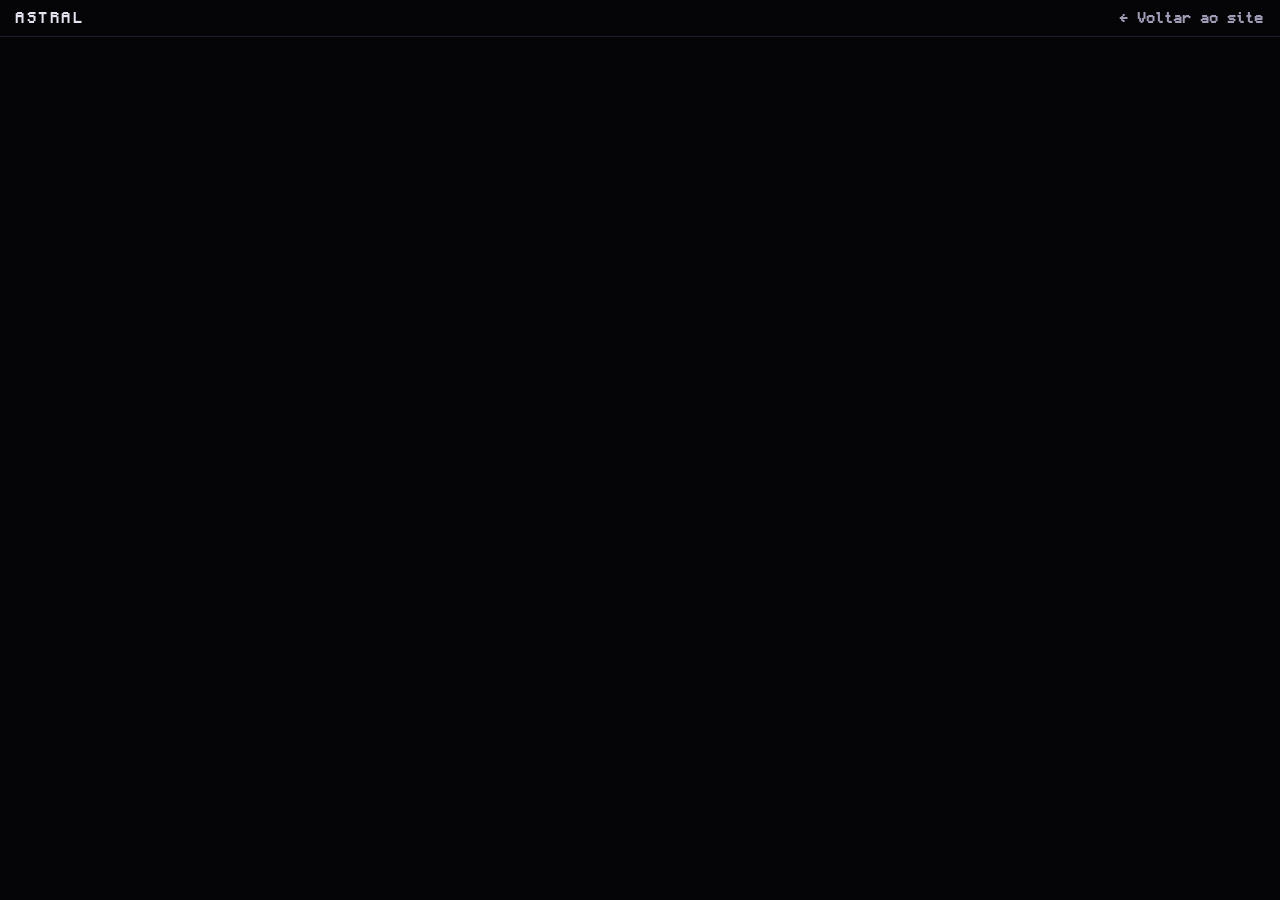
<file: mapa/index.html>
<!doctype html>
<html lang="pt-BR">
<head>
  <meta charset="utf-8" />
  <meta name="viewport" content="width=device-width, initial-scale=1" />
  <meta http-equiv="Content-Security-Policy" content="default-src 'self'; script-src 'none'; frame-src https://astral-mapa.3237049369557647.workers.dev; img-src 'self' data:; style-src 'self' 'unsafe-inline'; font-src 'self'; object-src 'none'; base-uri 'none'; form-action 'none'" />
  <meta name="referrer" content="strict-origin-when-cross-origin" />
  <meta name="theme-color" content="#050508" />
  <title>Mapa — Astral</title>
  <meta name="description" content="Explore o mundo do Astral em um mapa 3D ao vivo." />
  <link rel="icon" href="../favicon.svg" type="image/svg+xml" />
  <style>
    @font-face { font-family: Monocraft; src: url(../fonts/Monocraft-Bold.woff2) format("woff2"); font-display: swap; }
    html, body { height: 100%; margin: 0; background: #050508; }
    body { display: flex; flex-direction: column; }
    header { flex: none; display: flex; align-items: center; justify-content: space-between; gap: 16px; padding: 8px 16px; border-bottom: 1px solid #1d1c2b; font: 13px/1.5 Monocraft, ui-monospace, monospace; }
    a { color: #e6e3f0; text-decoration: none; letter-spacing: .2em; text-transform: uppercase; }
    a + a { color: #a19cb5; letter-spacing: 0; text-transform: none; }
    a:hover { color: #f2c94c; }
    iframe { flex: 1; width: 100%; min-height: 0; border: 0; display: block; }
  </style>
</head>
<body>
  <header>
    <a href="../index.html">Astral</a>
    <a href="../index.html">← Voltar ao site</a>
  </header>
  <iframe src="https://astral-mapa.3237049369557647.workers.dev/" title="Mapa 3D do mundo do Astral" allow="fullscreen" referrerpolicy="no-referrer"></iframe>
</body>
</html>
</file>
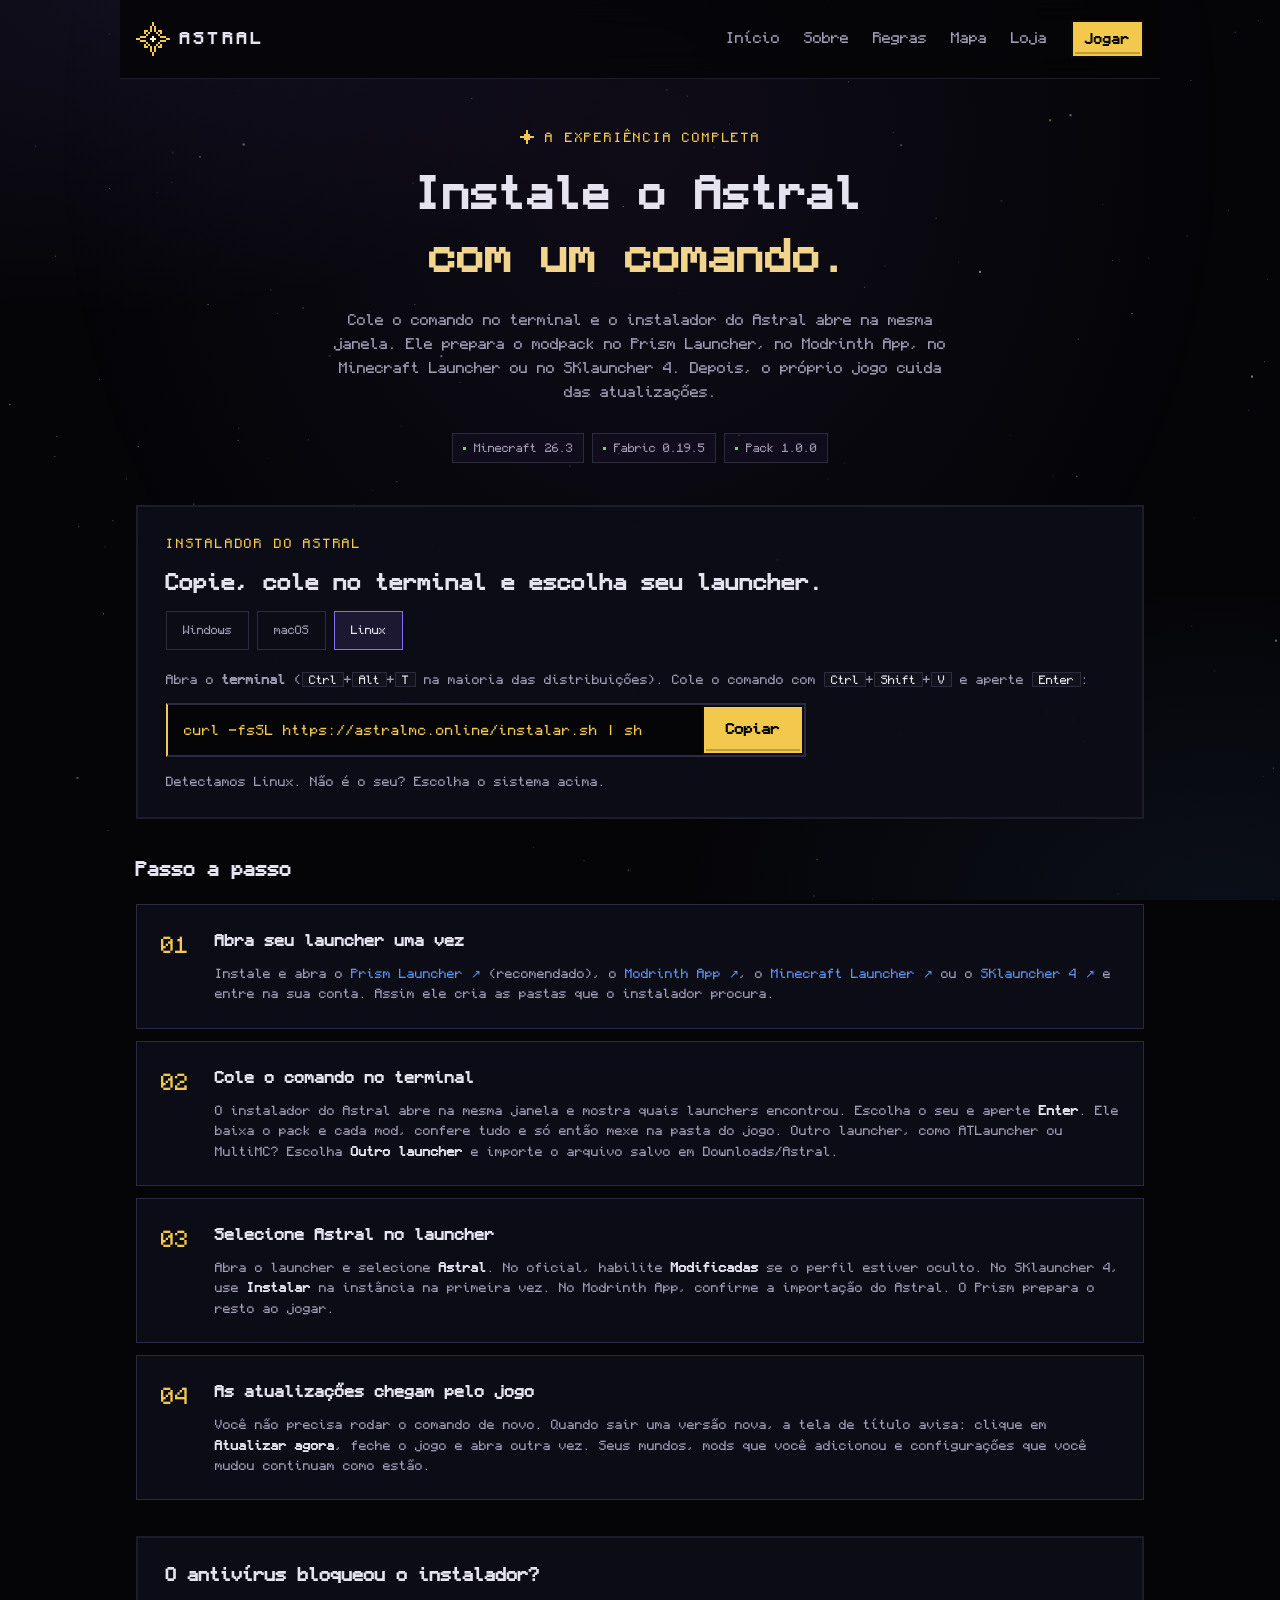
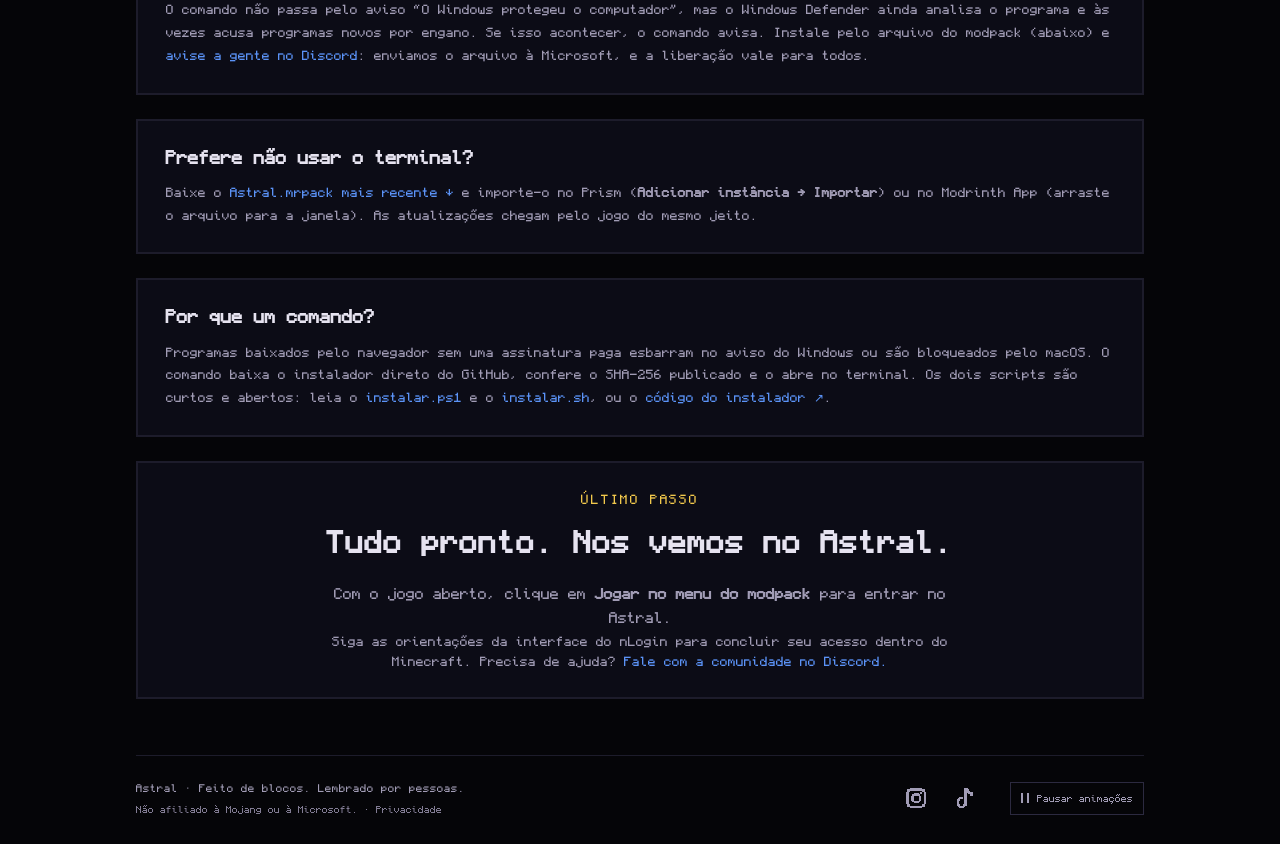
<file: instalar.html>
<!doctype html>
<html lang="pt-BR">
<head>
  <meta charset="utf-8" />
  <meta name="viewport" content="width=device-width, initial-scale=1" />
  <meta http-equiv="Content-Security-Policy" content="default-src 'self'; script-src 'self'; frame-src 'none'; connect-src 'self' https://api.mcsrvstat.us https://raw.githubusercontent.com; img-src 'self' data:; style-src 'self' 'unsafe-inline'; font-src 'self'; object-src 'none'; base-uri 'none'; form-action 'none'" />
  <meta name="referrer" content="strict-origin-when-cross-origin" />
  <meta name="theme-color" content="#050508" />
  <title>Instalar o modpack — Astral</title>
  <meta name="description" content="Instale o modpack do Astral com um comando no terminal, no Windows, macOS ou Linux: Prism Launcher, Modrinth App, Minecraft Launcher ou SKlauncher." />
  <link rel="preload" href="fonts/Monocraft.woff2" as="font" type="font/woff2" crossorigin />
  <link rel="stylesheet" href="style.css?v=29" />
  <link rel="icon" href="favicon.svg" type="image/svg+xml" />
</head>
<body data-page="instalar" data-page-title="Instalar o modpack">
  <a class="skip-link" href="#conteudo">Pular para o conteúdo</a>
  <svg class="sprite" aria-hidden="true">
    <symbol id="star" viewBox="0 0 17 17">
      <path class="star-line" d="M8 0h1v2h-1zM8 15h1v2h-1zM0 8h2v1H0zM15 8h2v1h-2zM7 2h1v3H7zM9 2h1v3H9zM7 12h1v3H7zM9 12h1v3H9zM2 7h3v1H2zM12 7h3v1h-3zM2 9h3v1H2zM12 9h3v1h-3zM4 4h2v1H4zM11 4h2v1h-2zM4 12h2v1H4zM11 12h2v1h-2zM4 5h1v1H4zM12 5h1v1h-1zM4 11h1v1H4zM12 11h1v1h-1zM6 5h1v1H6zM10 5h1v1h-1zM6 11h1v1H6zM10 11h1v1h-1zM5 6h1v1H5zM11 6h1v1h-1zM5 10h1v1H5zM11 10h1v1h-1z" />
      <path class="star-core" d="M8 7h1v1H8zM7 8h3v1H7zM8 9h1v1H8z" />
    </symbol>
  </svg>
  <canvas id="stars" aria-hidden="true"></canvas>

  <header class="nav">
    <a href="index.html" class="logo" aria-label="Astral — Início"><svg class="pixel-star logo-star" aria-hidden="true"><use href="#star" /></svg><span data-name>Astral</span></a>
    <nav id="siteNavigation" aria-label="Navegação principal">
      <a href="index.html">Início</a><a href="sobre.html">Sobre</a><a href="regras.html">Regras</a><a href="mapa/">Mapa</a>
      <a href="loja.html">Loja</a>
    </nav>
    <div class="nav-actions">
      <a href="jogar.html" class="btn btn-small play-button" data-play>Jogar</a>
      <button type="button" class="nav-toggle" id="navToggle" aria-label="Abrir menu" aria-controls="siteNavigation" aria-expanded="false" hidden>
        <svg viewBox="0 0 24 24" aria-hidden="true" focusable="false"><path class="menu-bars" d="M4 5h16v2H4zM4 11h16v2H4zM4 17h16v2H4z"/><path class="menu-cross" d="M5 5h3v3H5zM8 8h3v3H8zM11 11h3v3h-3zM14 14h3v3h-3zM17 17h3v3h-3zM17 5h3v3h-3zM14 8h3v3h-3zM8 14h3v3H8zM5 17h3v3H5z"/></svg>
      </button>
    </div>
  </header>

  <main id="conteudo" tabindex="-1">
    <header class="page-header">
      <p class="eyebrow"><svg class="pixel-icon" aria-hidden="true" focusable="false"><use href="icons.svg#spark" /></svg>A experiência completa</p>
      <h1>Instale o <span data-name>Astral</span><br><span class="text-accent">com um comando.</span></h1>
      <p class="tagline">Cole o comando no terminal e o instalador do Astral abre na mesma janela. Ele prepara o modpack no Prism Launcher, no Modrinth App, no Minecraft Launcher ou no SKlauncher 4. Depois, o próprio jogo cuida das atualizações.</p>
      <ul class="identity-tags" aria-label="Versões do modpack">
        <li>Minecraft <span data-modpack-minecraft>26.3</span></li><li data-modpack-loader>Fabric 0.19.5</li><li>Pack <span data-modpack-version>1.0.0</span></li>
      </ul>
    </header>

    <section class="block installer-card" aria-labelledby="installerTitle">
      <p class="eyebrow">Instalador do Astral</p>
      <h2 id="installerTitle">Copie, cole no terminal e escolha seu launcher.</h2>
      <div class="os-choice" data-os-choice hidden role="group" aria-label="Seu sistema">
        <button type="button" data-os="windows" aria-pressed="false">Windows</button>
        <button type="button" data-os="macos" aria-pressed="false">macOS</button>
        <button type="button" data-os="linux" aria-pressed="false">Linux</button>
      </div>
      <div class="command-panels" data-command-panels>
        <div class="command-panel" data-os-panel="windows">
          <h3 class="command-os">Windows</h3>
          <p class="muted">Abra o <strong>PowerShell</strong>: aperte a tecla <kbd>Windows</kbd>, digite <kbd>PowerShell</kbd> e aperte <kbd>Enter</kbd>. Cole o comando com <kbd>Ctrl</kbd>+<kbd>V</kbd> e aperte <kbd>Enter</kbd>:</p>
          <div class="command" data-command-box><code data-command>irm https://astralmc.online/instalar.ps1 | iex</code><button type="button" class="btn btn-small command-copy" data-copy hidden>Copiar</button></div>
        </div>
        <div class="command-panel" data-os-panel="macos">
          <h3 class="command-os">macOS</h3>
          <p class="muted">Abra o <strong>Terminal</strong>: aperte <kbd>⌘</kbd>+<kbd>Espaço</kbd>, digite <kbd>Terminal</kbd> e aperte <kbd>Enter</kbd>. Cole o comando com <kbd>⌘</kbd>+<kbd>V</kbd> e aperte <kbd>Enter</kbd>:</p>
          <div class="command" data-command-box><code data-command>curl -fsSL https://astralmc.online/instalar.sh | sh</code><button type="button" class="btn btn-small command-copy" data-copy hidden>Copiar</button></div>
        </div>
        <div class="command-panel" data-os-panel="linux">
          <h3 class="command-os">Linux</h3>
          <p class="muted">Abra o <strong>terminal</strong> (<kbd>Ctrl</kbd>+<kbd>Alt</kbd>+<kbd>T</kbd> na maioria das distribuições). Cole o comando com <kbd>Ctrl</kbd>+<kbd>Shift</kbd>+<kbd>V</kbd> e aperte <kbd>Enter</kbd>:</p>
          <div class="command" data-command-box><code data-command>curl -fsSL https://astralmc.online/instalar.sh | sh</code><button type="button" class="btn btn-small command-copy" data-copy hidden>Copiar</button></div>
        </div>
      </div>
      <p class="tiny muted" data-installer-detected></p>
      <div class="installer-next" data-installer-next hidden role="status">
        <p class="eyebrow">Comando copiado</p>
        <p class="muted">Cole no terminal e aperte Enter. O instalador abre na mesma janela: escolha seu launcher com as setas ou o número e aperte Enter de novo.</p>
      </div>
    </section>

    <section class="installation-guide" aria-labelledby="stepsTitle">
      <h2 id="stepsTitle">Passo a passo</h2>
      <ol class="installation-steps">
        <li><div><h3>Abra seu launcher uma vez</h3><p>Instale e abra o <a href="https://prismlauncher.org/download/" target="_blank" rel="noopener">Prism Launcher ↗</a> (recomendado), o <a href="https://modrinth.com/app" target="_blank" rel="noopener">Modrinth App ↗</a>, o <a href="https://www.minecraft.net/download" target="_blank" rel="noopener">Minecraft Launcher ↗</a> ou o <a href="https://next.skmedix.pl/downloads" target="_blank" rel="noopener">SKlauncher 4 ↗</a> e entre na sua conta. Assim ele cria as pastas que o instalador procura.</p></div></li>
        <li><div><h3>Cole o comando no terminal</h3><p>O instalador do Astral abre na mesma janela e mostra quais launchers encontrou. Escolha o seu e aperte <strong>Enter</strong>. Ele baixa o pack e cada mod, confere tudo e só então mexe na pasta do jogo. Outro launcher, como ATLauncher ou MultiMC? Escolha <strong>Outro launcher</strong> e importe o arquivo salvo em Downloads/Astral.</p></div></li>
        <li><div><h3>Selecione Astral no launcher</h3><p>Abra o launcher e selecione <strong>Astral</strong>. No oficial, habilite <strong>Modificadas</strong> se o perfil estiver oculto. No SKlauncher 4, use <strong>Instalar</strong> na instância na primeira vez. No Modrinth App, confirme a importação do Astral. O Prism prepara o resto ao jogar.</p></div></li>
        <li><div><h3>As atualizações chegam pelo jogo</h3><p>Você não precisa rodar o comando de novo. Quando sair uma versão nova, a tela de título avisa: clique em <strong>Atualizar agora</strong>, feche o jogo e abra outra vez. Seus mundos, mods que você adicionou e configurações que você mudou continuam como estão.</p></div></li>
      </ol>
    </section>

    <section class="block installer-help" id="antivirus" aria-labelledby="antivirusTitle">
      <h2 id="antivirusTitle">O antivírus bloqueou o instalador?</h2>
      <p class="muted">O comando não passa pelo aviso “O Windows protegeu o computador”, mas o Windows Defender ainda analisa o programa e às vezes acusa programas novos por engano. Se isso acontecer, o comando avisa. Instale pelo arquivo do modpack (abaixo) e <a href="#" data-discord hidden target="_blank" rel="noopener">avise a gente no Discord</a>: enviamos o arquivo à Microsoft, e a liberação vale para todos.</p>
    </section>

    <section class="block installer-help" id="sem-terminal" aria-labelledby="noTerminalTitle">
      <h2 id="noTerminalTitle">Prefere não usar o terminal?</h2>
      <p class="muted">Baixe o <a href="https://github.com/dvd-iso/astral-installer/releases" data-pack-latest>Astral.mrpack mais recente ↓</a> e importe-o no Prism (<strong>Adicionar instância → Importar</strong>) ou no Modrinth App (arraste o arquivo para a janela). As atualizações chegam pelo jogo do mesmo jeito.</p>
    </section>

    <section class="block installer-help" aria-labelledby="whyTitle">
      <h2 id="whyTitle">Por que um comando?</h2>
      <p class="muted">Programas baixados pelo navegador sem uma assinatura paga esbarram no aviso do Windows ou são bloqueados pelo macOS. O comando baixa o instalador direto do GitHub, confere o SHA-256 publicado e o abre no terminal. Os dois scripts são curtos e abertos: leia o <a href="instalar.ps1" target="_blank" rel="noopener">instalar.ps1</a> e o <a href="instalar.sh" target="_blank" rel="noopener">instalar.sh</a>, ou o <a href="https://github.com/dvd-iso/astral-installer" target="_blank" rel="noopener">código do instalador ↗</a>.</p>
    </section>

    <section class="block page-cta" aria-labelledby="readyTitle">
      <p class="eyebrow">Último passo</p>
      <h2 id="readyTitle">Tudo pronto. Nos vemos no Astral.</h2>
      <p class="muted">Com o jogo aberto, clique em <strong>Jogar no menu do modpack</strong> para entrar no Astral.</p>
      <p class="tiny muted">Siga as orientações da interface do nLogin para concluir seu acesso dentro do Minecraft. Precisa de ajuda? <a href="#" data-discord hidden target="_blank" rel="noopener">Fale com a comunidade no Discord.</a></p>
    </section>
  </main>

  <footer>
    <div class="footer-meta"><p><span data-name>Astral</span> · Feito de blocos. Lembrado por pessoas.</p><p class="footer-legal">Não afiliado à Mojang ou à Microsoft. · <a href="privacidade.html">Privacidade</a></p></div>
    <div class="footer-social" data-social-links hidden>
      <a href="#" data-social="instagramUrl" hidden target="_blank" rel="noopener" aria-label="Instagram do Astral" title="Instagram"><svg class="pixel-icon" aria-hidden="true" focusable="false"><use href="icons.svg#instagram" /></svg></a>
      <a href="#" data-social="tiktokUrl" hidden target="_blank" rel="noopener" aria-label="TikTok do Astral" title="TikTok"><svg class="pixel-icon" aria-hidden="true" focusable="false"><use href="icons.svg#tiktok" /></svg></a>
    </div>
    <button class="motion-toggle" type="button" data-motion-toggle aria-pressed="false" hidden><span class="motion-icon" aria-hidden="true"></span><span data-motion-label>Pausar animações</span></button>
  </footer>
  <script src="config.js?v=28"></script>
  <script src="app.js?v=24"></script>
</body>
</html>
</file>
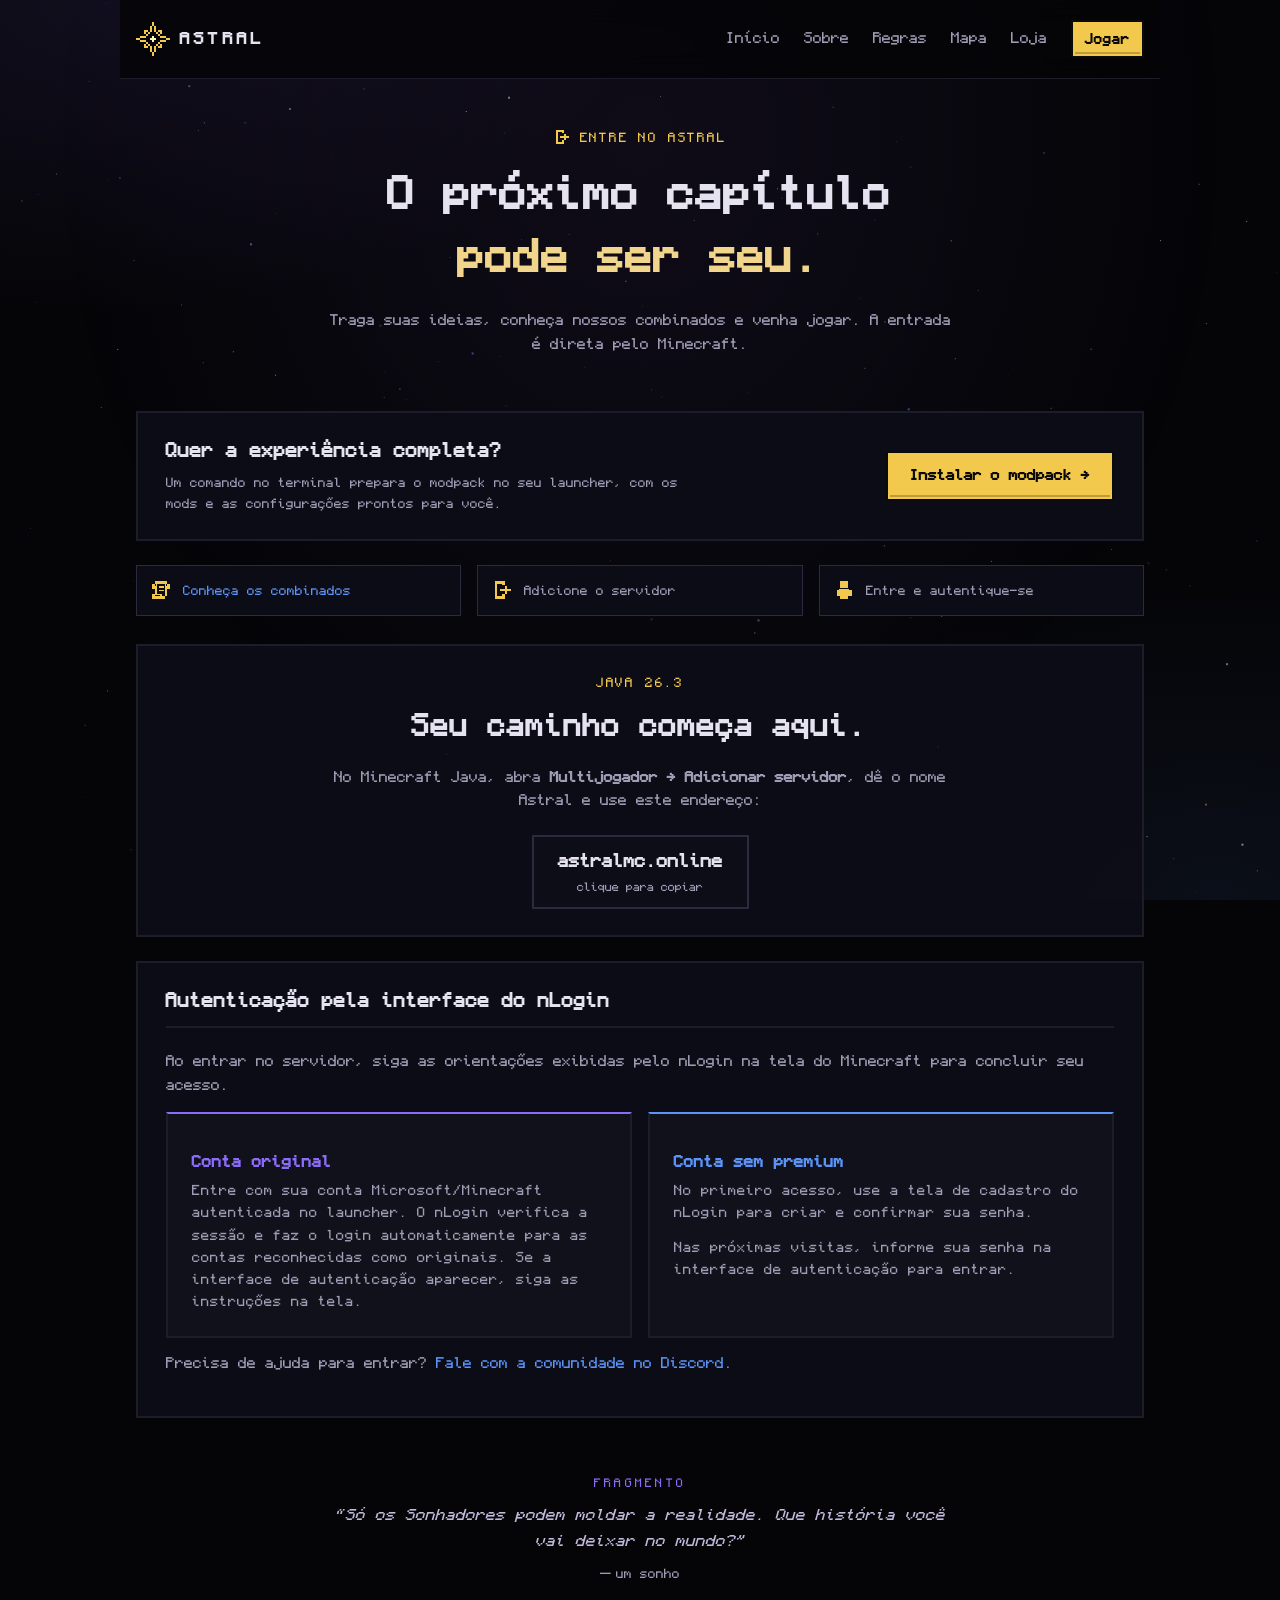
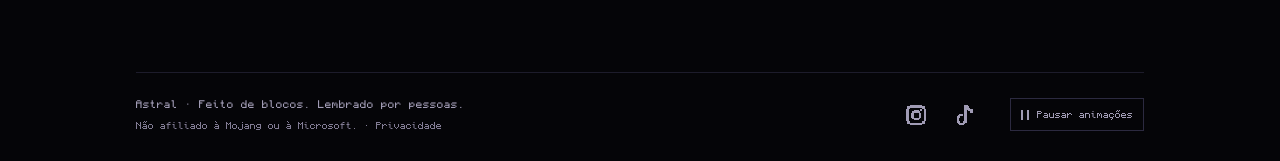
<file: jogar.html>
<!doctype html>
<html lang="pt-BR">
<head>
  <meta charset="utf-8" />
  <meta name="viewport" content="width=device-width, initial-scale=1" />
  <meta http-equiv="Content-Security-Policy" content="default-src 'self'; script-src 'self'; frame-src 'none'; connect-src 'self' https://api.mcsrvstat.us; img-src 'self' data:; style-src 'self' 'unsafe-inline'; font-src 'self'; object-src 'none'; base-uri 'none'; form-action 'none'" />
  <meta name="referrer" content="strict-origin-when-cross-origin" />
  <meta name="theme-color" content="#050508" />
  <title>Como entrar — Astral</title>
  <meta name="description" content="Entre no Astral: endereço, versão do Minecraft Java e orientações de cadastro e autenticação pela interface do nLogin." />
  <link rel="preload" href="fonts/Monocraft.woff2" as="font" type="font/woff2" crossorigin />
  <link rel="stylesheet" href="style.css?v=29" />
  <link rel="icon" href="favicon.svg" type="image/svg+xml" />
</head>
<body data-page="acesso" data-page-title="Como entrar">
  <a class="skip-link" href="#conteudo">Pular para o conteúdo</a>
  <svg class="sprite" aria-hidden="true">
    <symbol id="star" viewBox="0 0 17 17">
      <path class="star-line" d="M8 0h1v2h-1zM8 15h1v2h-1zM0 8h2v1h-2zM15 8h2v1h-2zM7 2h1v3h-1zM9 2h1v3h-1zM7 12h1v3h-1zM9 12h1v3h-1zM2 7h3v1h-3zM12 7h3v1h-3zM2 9h3v1h-3zM12 9h3v1h-3zM4 4h2v1h-2zM11 4h2v1h-2zM4 12h2v1h-2zM11 12h2v1h-2zM4 5h1v1h-1zM12 5h1v1h-1zM4 11h1v1h-1zM12 11h1v1h-1zM6 5h1v1h-1zM10 5h1v1h-1zM6 11h1v1h-1zM10 11h1v1h-1zM5 6h1v1h-1zM11 6h1v1h-1zM5 10h1v1h-1zM11 10h1v1h-1z" />
      <path class="star-core" d="M8 7h1v1h-1zM7 8h3v1h-3zM8 9h1v1h-1z" />
    </symbol>
  </svg>
  <canvas id="stars" aria-hidden="true"></canvas>

  <header class="nav">
    <a href="index.html" class="logo" aria-label="Astral — Início"><svg class="pixel-star logo-star" aria-hidden="true"><use href="#star" /></svg><span data-name>Astral</span></a>
    <nav id="siteNavigation" aria-label="Navegação principal">
      <a href="index.html">Início</a><a href="sobre.html">Sobre</a><a href="regras.html">Regras</a><a href="mapa/">Mapa</a>
      <a href="loja.html">Loja</a>
    </nav>
    <div class="nav-actions">
      <a href="jogar.html" class="btn btn-small play-button" data-play>Jogar</a>
      <button type="button" class="nav-toggle" id="navToggle" aria-label="Abrir menu" aria-controls="siteNavigation" aria-expanded="false" hidden>
        <svg viewBox="0 0 24 24" aria-hidden="true" focusable="false"><path class="menu-bars" d="M4 5h16v2H4zM4 11h16v2H4zM4 17h16v2H4z"/><path class="menu-cross" d="M5 5h3v3H5zM8 8h3v3H8zM11 11h3v3h-3zM14 14h3v3h-3zM17 17h3v3h-3zM17 5h3v3h-3zM14 8h3v3h-3zM8 14h3v3H8zM5 17h3v3H5z"/></svg>
      </button>
    </div>
  </header>

  <main id="conteudo" tabindex="-1">
    <header class="page-header">
      <p class="eyebrow"><svg class="pixel-icon" aria-hidden="true" focusable="false"><use href="icons.svg#entrance" /></svg>Entre no Astral</p>
      <h1>O próximo capítulo<br><span class="text-accent">pode ser seu.</span></h1>
      <p class="tagline">Traga suas ideias, conheça nossos combinados e venha jogar. A entrada é direta pelo Minecraft.</p>
    </header>

    <section class="block modpack-invite" aria-labelledby="modpackInviteTitle" data-reveal>
      <div><h2 id="modpackInviteTitle">Quer a experiência completa?</h2><p class="muted">Um comando no terminal prepara o modpack no seu launcher, com os mods e as configurações prontos para você.</p></div>
      <a href="instalar.html" class="btn" data-play>Instalar o modpack <span aria-hidden="true">→</span></a>
    </section>

    <ol class="entry-steps" aria-label="Como começar no Astral" data-reveal>
      <li><svg class="pixel-icon" aria-hidden="true" focusable="false"><use href="icons.svg#scroll" /></svg><a href="regras.html">Conheça os combinados</a></li>
      <li><svg class="pixel-icon" aria-hidden="true" focusable="false"><use href="icons.svg#entrance" /></svg>Adicione o servidor</li>
      <li><svg class="pixel-icon" aria-hidden="true" focusable="false"><use href="icons.svg#player" /></svg>Entre e autentique-se</li>
    </ol>

    <section id="conectar" class="block page-cta" aria-labelledby="connectTitle" tabindex="-1" data-reveal>
      <p class="eyebrow" data-version>Java 26.3</p>
      <h2 id="connectTitle">Seu caminho começa aqui.</h2>
      <p class="muted">No Minecraft Java, abra <strong>Multijogador → Adicionar servidor</strong>, dê o nome Astral e use este endereço:</p>
      <button type="button" class="ip" id="copyIp" data-copy-ip title="Clique para copiar o endereço do servidor"><span id="ipText" data-server-address>astralmc.online</span><small data-copy-hint>clique para copiar</small></button>
    </section>

    <section class="block" aria-labelledby="loginTitle" data-reveal>
      <header class="block-head"><h2 id="loginTitle">Autenticação pela interface do nLogin</h2></header>
      <p class="muted">Ao entrar no servidor, siga as orientações exibidas pelo nLogin na tela do Minecraft para concluir seu acesso.</p>
      <div class="access-grid">
        <article class="feature f-purple">
          <h3>Conta original</h3>
          <p>Entre com sua conta Microsoft/Minecraft autenticada no launcher. O nLogin verifica a sessão e faz o login automaticamente para as contas reconhecidas como originais. Se a interface de autenticação aparecer, siga as instruções na tela.</p>
        </article>
        <article class="feature f-blue">
          <h3>Conta sem premium</h3>
          <p>No primeiro acesso, use a tela de cadastro do nLogin para criar e confirmar sua senha.</p>
          <p>Nas próximas visitas, informe sua senha na interface de autenticação para entrar.</p>
        </article>
      </div>
      <p class="muted">Precisa de ajuda para entrar? <a href="#" data-discord hidden target="_blank" rel="noopener">Fale com a comunidade no Discord.</a></p>
    </section>
    <blockquote class="lore" data-lore="2" data-reveal></blockquote>
  </main>

  <footer>
    <div class="footer-meta"><p><span data-name>Astral</span> · Feito de blocos. Lembrado por pessoas.</p><p class="footer-legal">Não afiliado à Mojang ou à Microsoft. · <a href="privacidade.html">Privacidade</a></p></div>
    <div class="footer-social" data-social-links hidden>
      <a href="#" data-social="instagramUrl" hidden target="_blank" rel="noopener" aria-label="Instagram do Astral" title="Instagram"><svg class="pixel-icon" aria-hidden="true" focusable="false"><use href="icons.svg#instagram" /></svg></a>
      <a href="#" data-social="tiktokUrl" hidden target="_blank" rel="noopener" aria-label="TikTok do Astral" title="TikTok"><svg class="pixel-icon" aria-hidden="true" focusable="false"><use href="icons.svg#tiktok" /></svg></a>
    </div>
    <button class="motion-toggle" type="button" data-motion-toggle aria-pressed="false" hidden><span class="motion-icon" aria-hidden="true"></span><span data-motion-label>Pausar animações</span></button>
  </footer>
  <script src="config.js?v=28"></script>
  <script src="app.js?v=24"></script>
</body>
</html>
</file>
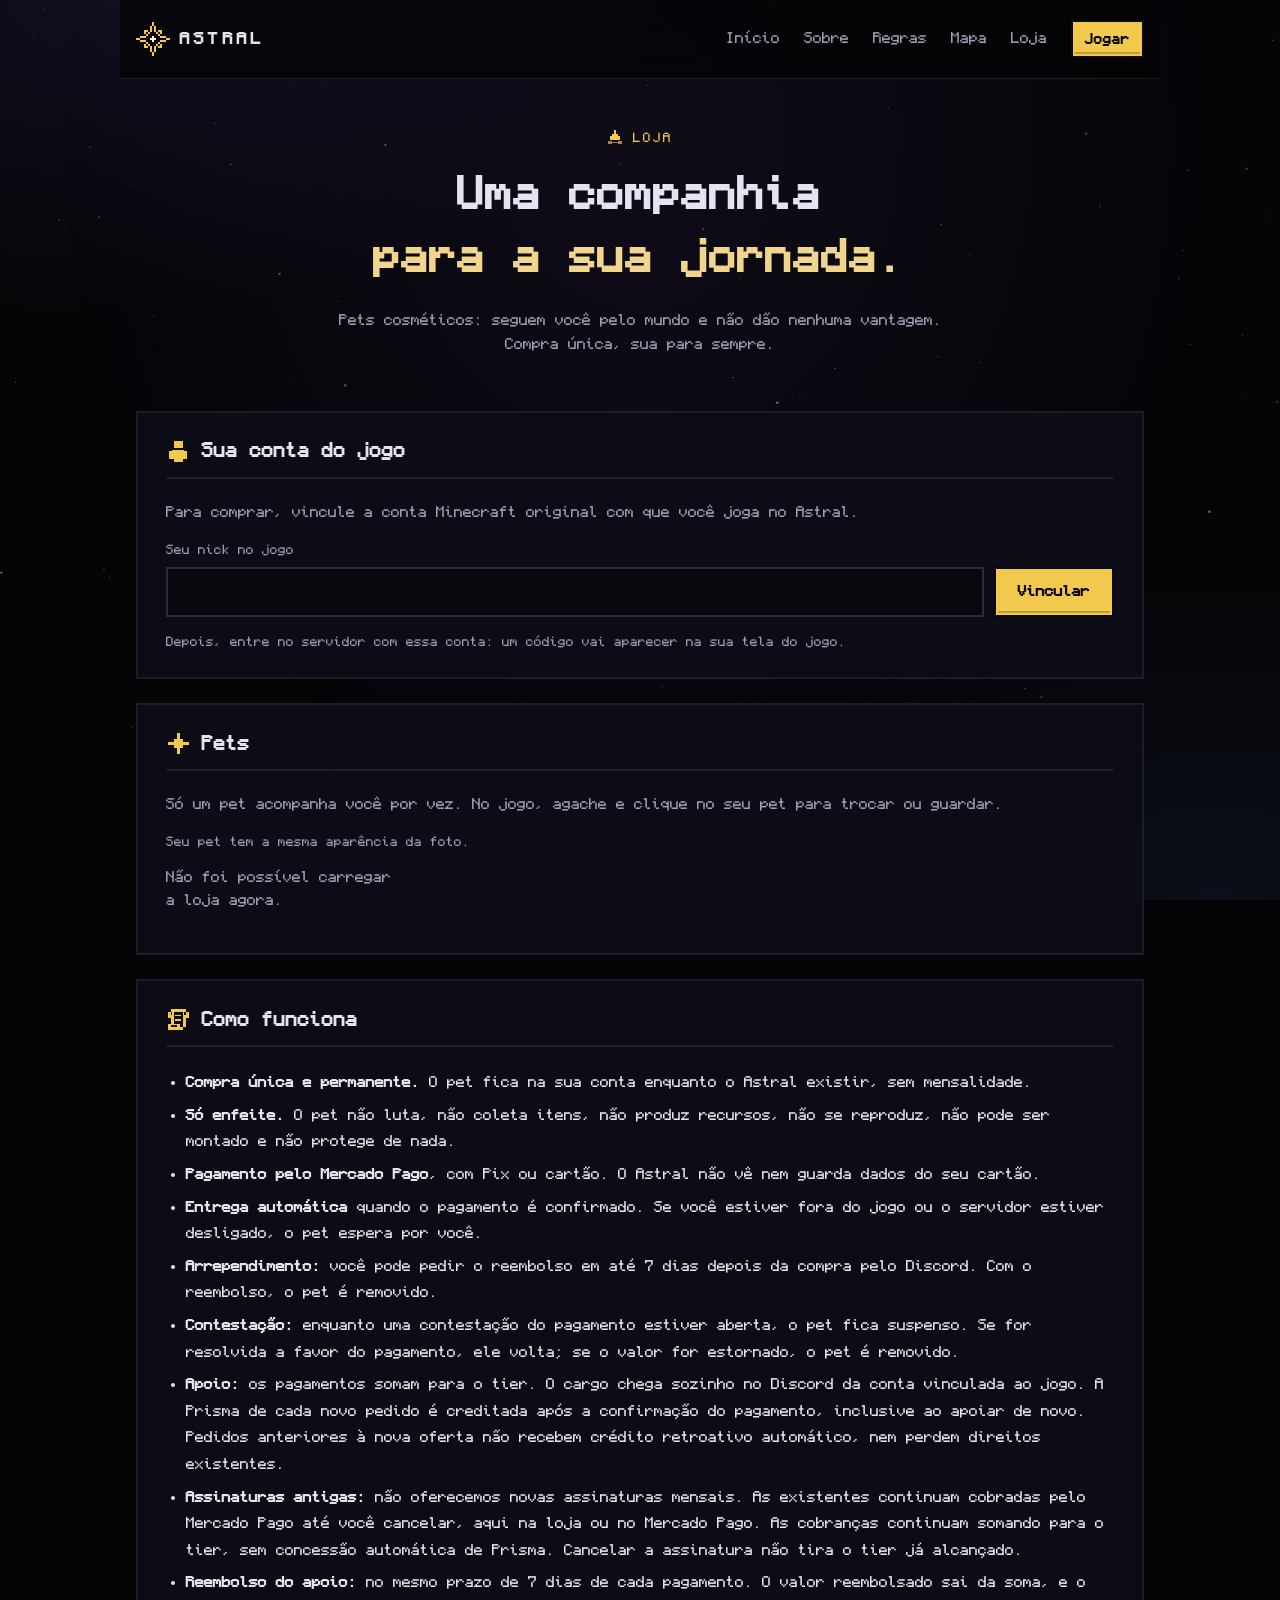
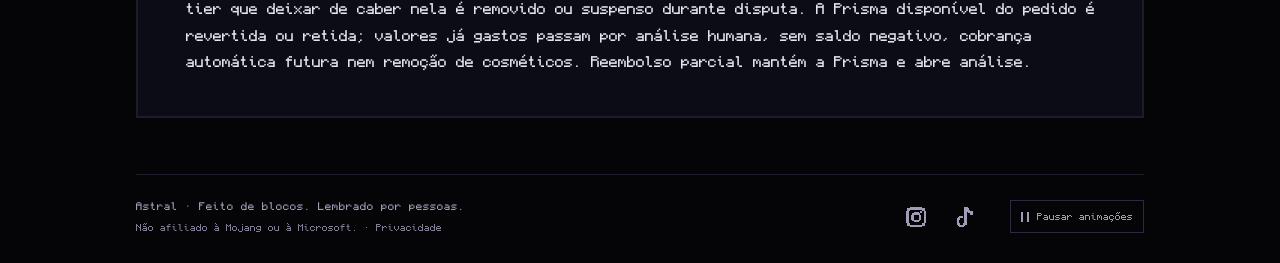
<file: loja.html>
<!doctype html>
<html lang="pt-BR">
<head>
  <meta charset="utf-8" />
  <meta name="viewport" content="width=device-width, initial-scale=1" />
  <!-- connect-src: o Worker astral-loja. Pagamento acontece no site do Mercado Pago (redirecionamento). -->
  <meta http-equiv="Content-Security-Policy" content="default-src 'self'; script-src 'self'; frame-src 'none'; connect-src 'self' https://astral-loja.3237049369557647.workers.dev; img-src 'self' data:; style-src 'self' 'unsafe-inline'; font-src 'self'; object-src 'none'; base-uri 'none'; form-action 'none'" />
  <meta name="referrer" content="strict-origin-when-cross-origin" />
  <meta name="theme-color" content="#050508" />
  <title>Loja — Astral</title>
  <meta name="description" content="Pets cosméticos do Astral: companhia que segue você pelo mundo, sem vantagens no jogo." />
  <link rel="preload" href="fonts/Monocraft.woff2" as="font" type="font/woff2" crossorigin />
  <link rel="stylesheet" href="style.css?v=30" />
  <link rel="icon" href="favicon.svg" type="image/svg+xml" />
</head>
<body data-page="loja" data-page-title="Loja">
  <a class="skip-link" href="#conteudo">Pular para o conteúdo</a>
  <svg class="sprite" aria-hidden="true">
    <symbol id="star" viewBox="0 0 17 17">
      <path class="star-line" d="M8 0h1v2h-1zM8 15h1v2h-1zM0 8h2v1h-2zM15 8h2v1h-2zM7 2h1v3h-1zM9 2h1v3h-1zM7 12h1v3h-1zM9 12h1v3h-1zM2 7h3v1h-3zM12 7h3v1h-3zM2 9h3v1h-3zM12 9h3v1h-3zM4 4h2v1h-2zM11 4h2v1h-2zM4 12h2v1h-2zM11 12h2v1h-2zM4 5h1v1h-1zM12 5h1v1h-1zM4 11h1v1h-1zM12 11h1v1h-1zM6 5h1v1h-1zM10 5h1v1h-1zM6 11h1v1h-1zM10 11h1v1h-1zM5 6h1v1h-1zM11 6h1v1h-1zM5 10h1v1h-1zM11 10h1v1h-1z" />
      <path class="star-core" d="M8 7h1v1h-1zM7 8h3v1h-3zM8 9h1v1h-1z" />
    </symbol>
  </svg>
  <canvas id="stars" aria-hidden="true"></canvas>

  <header class="nav">
    <a href="index.html" class="logo" aria-label="Astral — Início"><svg class="pixel-star logo-star" aria-hidden="true"><use href="#star" /></svg><span data-name>Astral</span></a>
    <nav id="siteNavigation" aria-label="Navegação principal">
      <a href="index.html">Início</a><a href="sobre.html">Sobre</a><a href="regras.html">Regras</a><a href="mapa/">Mapa</a>
      <a href="loja.html">Loja</a>
    </nav>
    <div class="nav-actions">
      <a href="jogar.html" class="btn btn-small play-button" data-play>Jogar</a>
      <button type="button" class="nav-toggle" id="navToggle" aria-label="Abrir menu" aria-controls="siteNavigation" aria-expanded="false" hidden>
        <svg viewBox="0 0 24 24" aria-hidden="true" focusable="false"><path class="menu-bars" d="M4 5h16v2H4zM4 11h16v2H4zM4 17h16v2H4z"/><path class="menu-cross" d="M5 5h3v3H5zM8 8h3v3H8zM11 11h3v3h-3zM14 14h3v3h-3zM17 17h3v3h-3zM17 5h3v3h-3zM14 8h3v3h-3zM8 14h3v3H8zM5 17h3v3H5z"/></svg>
      </button>
    </div>
  </header>

  <main id="conteudo" tabindex="-1">
    <header class="page-header">
      <p class="eyebrow"><svg class="pixel-icon" aria-hidden="true" focusable="false"><use href="icons.svg#campfire" /></svg>Loja</p>
      <h1>Uma companhia<br><span class="text-accent">para a sua jornada.</span></h1>
      <p class="tagline">Pets cosméticos: seguem você pelo mundo e não dão nenhuma vantagem. Compra única, sua para sempre.</p>
    </header>

    <p class="shop-banner" data-shop-mode hidden></p>

    <!-- Andamento de um pedido (volta do Mercado Pago). Só informa: quem libera é a confirmação do pagamento. -->
    <section class="block shop-order" data-shop-order hidden aria-live="polite">
      <header class="block-head"><h2>Seu pedido</h2></header>
      <p data-order-status class="muted">Consultando…</p>
      <p class="tiny muted">Esta página só mostra o andamento. O pet é liberado quando o Mercado Pago confirma o pagamento ao nosso servidor, mesmo que você feche esta aba.</p>
    </section>

    <section class="block shop-account" aria-labelledby="accountTitle" data-reveal>
      <header class="block-head"><h2 id="accountTitle"><svg class="pixel-icon section-icon" aria-hidden="true" focusable="false"><use href="icons.svg#player" /></svg>Sua conta do jogo</h2></header>

      <div data-step="sem-api" hidden>
        <p class="muted">A loja está em preparação. Volte em breve.</p>
      </div>

      <form data-step="nick" hidden class="shop-form" novalidate>
        <p class="muted">Para comprar, vincule a conta Minecraft original com que você joga no Astral.</p>
        <label for="shopNick">Seu nick no jogo</label>
        <div class="shop-row">
          <input id="shopNick" name="nick" autocomplete="username" spellcheck="false" maxlength="16" pattern="[A-Za-z0-9_]{3,16}" required />
          <button class="btn" type="submit">Vincular</button>
        </div>
        <p class="tiny muted">Depois, entre no servidor com essa conta: um código vai aparecer na sua tela do jogo.</p>
      </form>

      <div data-step="aguardando" hidden>
        <p><strong>Entre no servidor Astral</strong> com a conta <strong data-nick></strong>. Uma janela com um código vai aparecer na tela do jogo.</p>
        <p class="tiny muted" data-wait-hint>Aguardando você no jogo… (vale por 10 minutos)</p>
        <button class="text-button" type="button" data-cancel>Usar outro nick</button>
      </div>

      <form data-step="codigo" hidden class="shop-form" novalidate>
        <p>Digite o código que apareceu <strong>na tela do jogo</strong>.</p>
        <label for="shopCode">Código</label>
        <div class="shop-row">
          <input id="shopCode" name="codigo" autocomplete="one-time-code" spellcheck="false" maxlength="7" placeholder="ABC-123" required />
          <button class="btn" type="submit">Confirmar</button>
        </div>
        <button class="text-button" type="button" data-cancel>Cancelar</button>
      </form>

      <div data-step="conta" hidden>
        <p>Conta vinculada: <strong data-account-name></strong></p>
        <p class="tiny muted" data-owned></p>
        <button class="text-button" type="button" data-logout>Sair desta conta</button>
      </div>

      <p class="shop-error" role="alert" data-error hidden></p>
    </section>

    <section class="block" id="apoio" aria-labelledby="apoioTitle" data-apoio-secao hidden>
      <header class="block-head"><h2 id="apoioTitle"><svg class="pixel-icon section-icon" aria-hidden="true" focusable="false"><use href="icons.svg#spark" /></svg>Apoie o Astral</h2></header>
      <p class="muted">Apoie com Pix ou cartão, em pagamento único: Estrela R$ 20 com 200 Prisma, Constelação R$ 50 com 600 Prisma e Galáxia R$ 100 com 1200 Prisma. Cada novo apoio pago concede novamente. Tudo soma para os cargos e o mural; os benefícios de cargo, ícone e acesso incluem os tiers anteriores, mas a Prisma não se soma entre tiers.</p>
      <div class="tier-summary" data-apoio-resumo hidden>
        <p data-apoio-total></p>
        <p data-assinatura hidden><span data-assinatura-texto></span> <button class="text-button" type="button" data-assinatura-cancelar>Cancelar apoio mensal</button></p>
        <label class="tier-check"><input type="checkbox" data-mural checked /> Mostrar meu nick no mural de apoiadores da página inicial</label>
      </div>
      <div class="shop-grid tier-grid" data-apoio></div>
      <p class="tiny muted">No upgrade, você paga só o que falta e recebe a diferença de Prisma entre os tiers: de Estrela para Constelação, R$ 30 e 400 Prisma. Um novo apoio de um tier já alcançado custa o valor inteiro e concede a quantidade inteira novamente. Apoiadores aparecem no mural da página inicial; dá para esconder o nick acima.</p>
    </section>

    <section class="block" aria-labelledby="petsTitle" data-reveal>
      <header class="block-head"><h2 id="petsTitle"><svg class="pixel-icon section-icon" aria-hidden="true" focusable="false"><use href="icons.svg#spark" /></svg>Pets</h2></header>
      <p class="muted">Só um pet acompanha você por vez. No jogo, agache e clique no seu pet para trocar ou guardar.</p>
      <p class="tiny muted">Seu pet tem a mesma aparência da foto.</p>
      <div class="shop-grid" data-catalog><p class="muted">Carregando…</p></div>
    </section>

    <section class="block legal shop-policy" aria-labelledby="policyTitle" data-reveal>
      <header class="block-head"><h2 id="policyTitle"><svg class="pixel-icon section-icon" aria-hidden="true" focusable="false"><use href="icons.svg#scroll" /></svg>Como funciona</h2></header>
      <ul>
        <li><strong>Compra única e permanente.</strong> O pet fica na sua conta enquanto o Astral existir, sem mensalidade.</li>
        <li><strong>Só enfeite.</strong> O pet não luta, não coleta itens, não produz recursos, não se reproduz, não pode ser montado e não protege de nada.</li>
        <li><strong>Pagamento pelo Mercado Pago</strong>, com Pix ou cartão. O Astral não vê nem guarda dados do seu cartão.</li>
        <li><strong>Entrega automática</strong> quando o pagamento é confirmado. Se você estiver fora do jogo ou o servidor estiver desligado, o pet espera por você.</li>
        <li><strong>Arrependimento:</strong> você pode pedir o reembolso em até 7 dias depois da compra pelo Discord. Com o reembolso, o pet é removido.</li>
        <li><strong>Contestação:</strong> enquanto uma contestação do pagamento estiver aberta, o pet fica suspenso. Se for resolvida a favor do pagamento, ele volta; se o valor for estornado, o pet é removido.</li>
        <li><strong>Apoio:</strong> os pagamentos somam para o tier. O cargo chega sozinho no Discord da conta vinculada ao jogo. A Prisma de cada novo pedido é creditada após a confirmação do pagamento, inclusive ao apoiar de novo. Pedidos anteriores à nova oferta não recebem crédito retroativo automático, nem perdem direitos existentes.</li>
        <li><strong>Assinaturas antigas:</strong> não oferecemos novas assinaturas mensais. As existentes continuam cobradas pelo Mercado Pago até você cancelar, aqui na loja ou no Mercado Pago. As cobranças continuam somando para o tier, sem concessão automática de Prisma. Cancelar a assinatura não tira o tier já alcançado.</li>
        <li><strong>Reembolso do apoio:</strong> no mesmo prazo de 7 dias de cada pagamento. O valor reembolsado sai da soma, e o tier que deixar de caber nela é removido ou suspenso durante disputa. A Prisma disponível do pedido é revertida ou retida; valores já gastos passam por análise humana, sem saldo negativo, cobrança automática futura nem remoção de cosméticos. Reembolso parcial mantém a Prisma e abre análise.</li>
      </ul>
    </section>
  </main>

  <footer>
    <div class="footer-meta"><p><span data-name>Astral</span> · Feito de blocos. Lembrado por pessoas.</p><p class="footer-legal">Não afiliado à Mojang ou à Microsoft. · <a href="privacidade.html">Privacidade</a></p></div>
    <div class="footer-social" data-social-links hidden>
      <a href="#" data-social="instagramUrl" hidden target="_blank" rel="noopener" aria-label="Instagram do Astral" title="Instagram"><svg class="pixel-icon" aria-hidden="true" focusable="false"><use href="icons.svg#instagram" /></svg></a>
      <a href="#" data-social="tiktokUrl" hidden target="_blank" rel="noopener" aria-label="TikTok do Astral" title="TikTok"><svg class="pixel-icon" aria-hidden="true" focusable="false"><use href="icons.svg#tiktok" /></svg></a>
    </div>
    <button class="motion-toggle" type="button" data-motion-toggle aria-pressed="false" hidden><span class="motion-icon" aria-hidden="true"></span><span data-motion-label>Pausar animações</span></button>
  </footer>
  <script src="config.js?v=29"></script>
  <script src="app.js?v=24"></script>
  <script src="loja.js?v=8"></script>
</body>
</html>
</file>
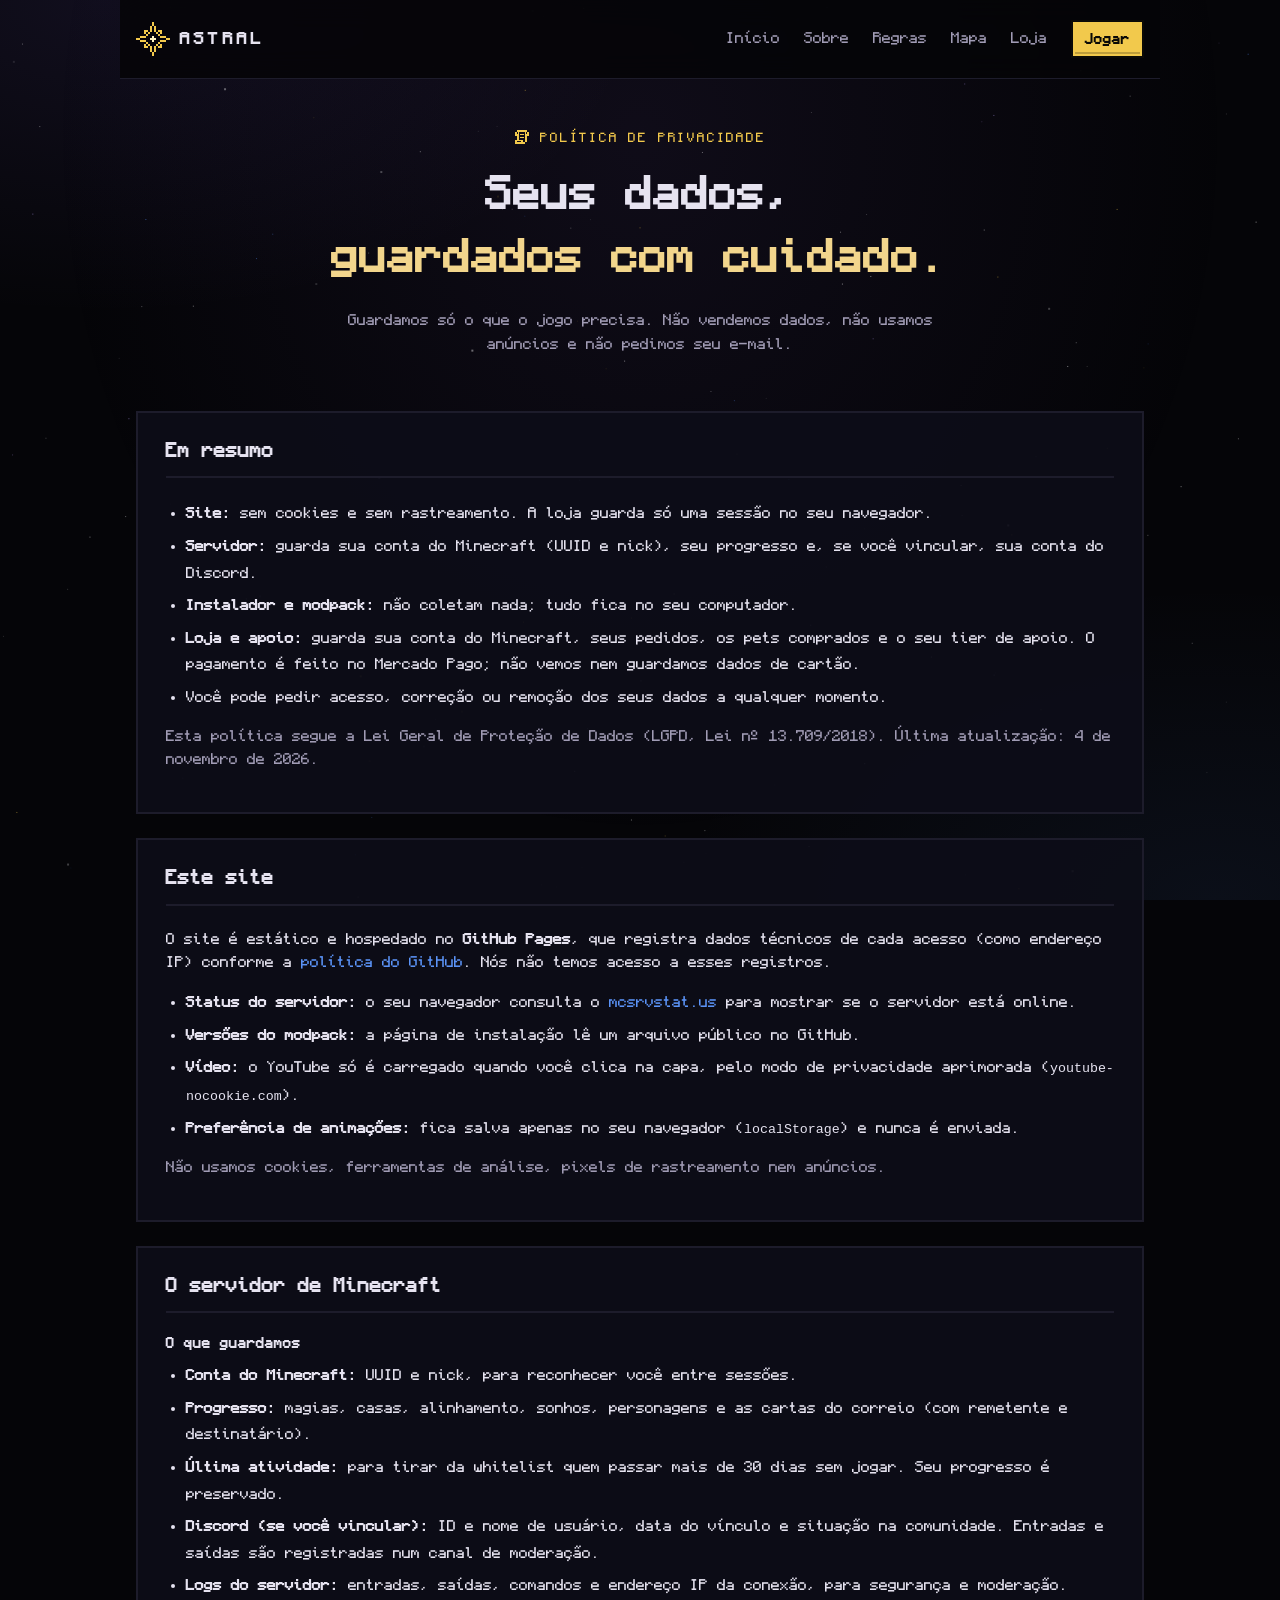
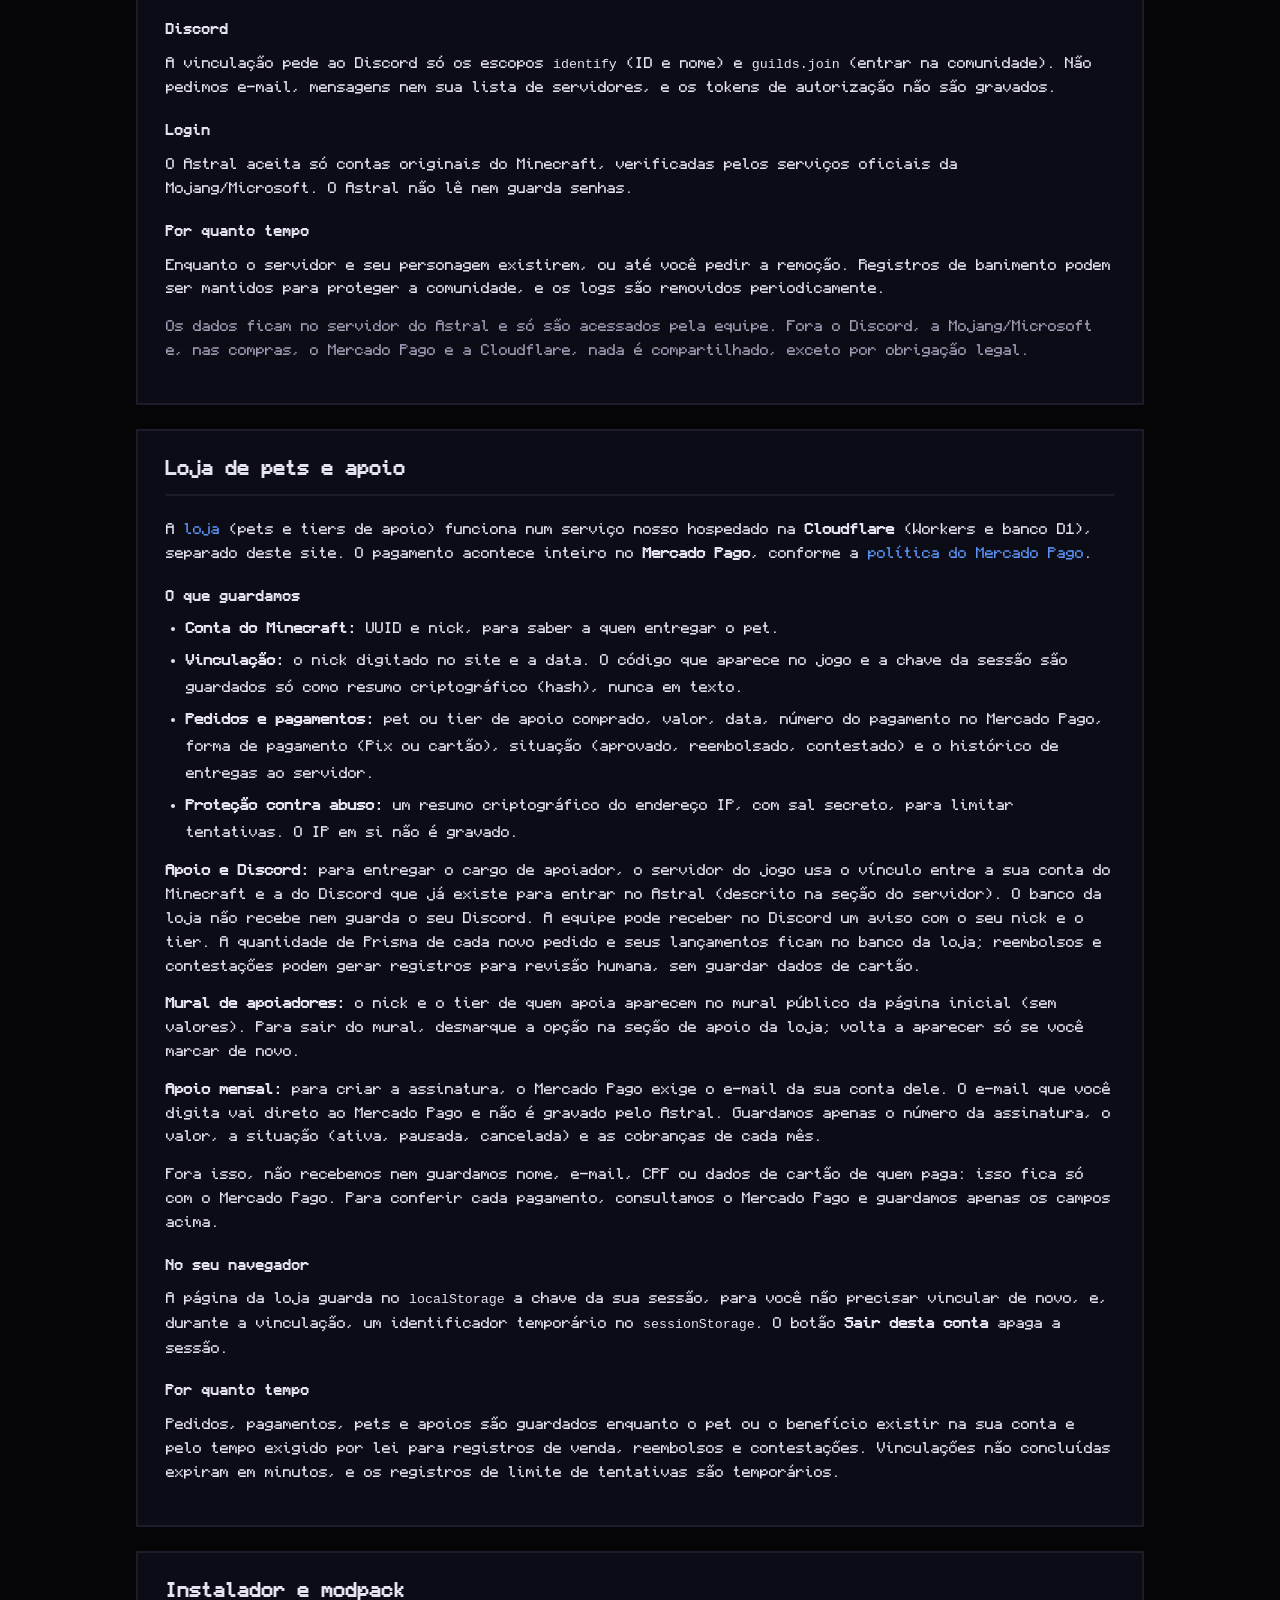
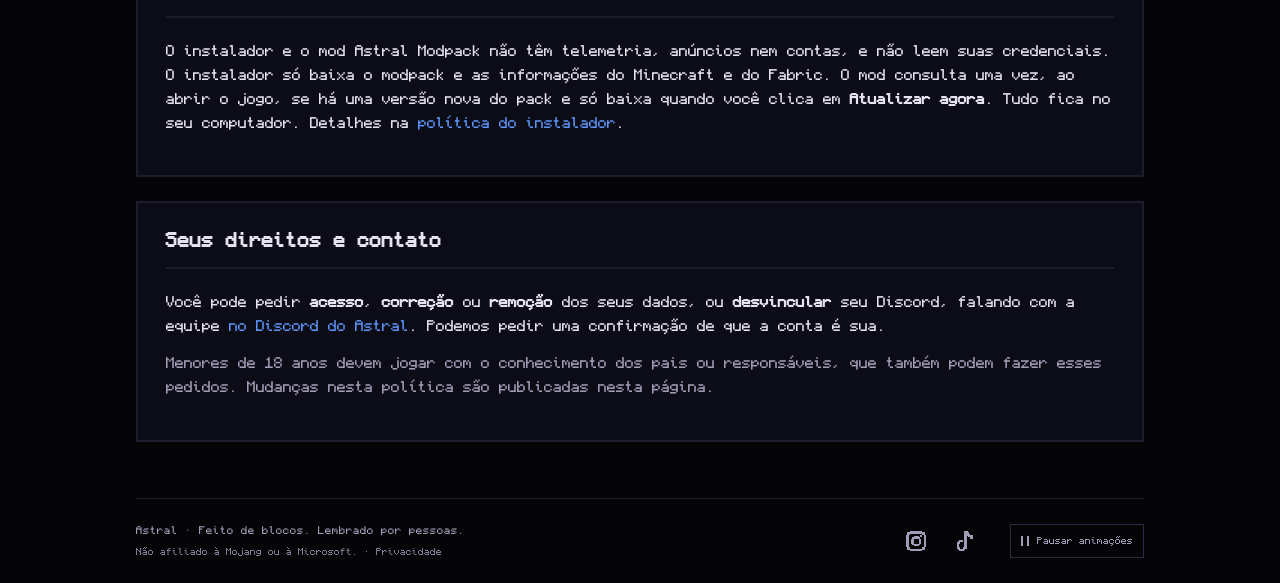
<file: privacidade.html>
<!doctype html>
<html lang="pt-BR">
<head>
  <meta charset="utf-8" />
  <meta name="viewport" content="width=device-width, initial-scale=1" />
  <meta http-equiv="Content-Security-Policy" content="default-src 'self'; script-src 'self'; frame-src 'none'; connect-src 'self' https://api.mcsrvstat.us; img-src 'self' data:; style-src 'self' 'unsafe-inline'; font-src 'self'; object-src 'none'; base-uri 'none'; form-action 'none'" />
  <meta name="referrer" content="strict-origin-when-cross-origin" />
  <meta name="theme-color" content="#050508" />
  <title>Privacidade — Astral</title>
  <meta name="description" content="Política de privacidade do Astral: o que o site, o servidor e o instalador do modpack guardam, para quê e como pedir a remoção dos seus dados." />
  <link rel="preload" href="fonts/Monocraft.woff2" as="font" type="font/woff2" crossorigin />
  <link rel="stylesheet" href="style.css?v=29" />
  <link rel="icon" href="favicon.svg" type="image/svg+xml" />
</head>
<body data-page="privacidade" data-page-title="Privacidade">
  <a class="skip-link" href="#conteudo">Pular para o conteúdo</a>
  <svg class="sprite" aria-hidden="true">
    <symbol id="star" viewBox="0 0 17 17">
      <path class="star-line" d="M8 0h1v2h-1zM8 15h1v2h-1zM0 8h2v1h-2zM15 8h2v1h-2zM7 2h1v3h-1zM9 2h1v3h-1zM7 12h1v3h-1zM9 12h1v3h-1zM2 7h3v1h-3zM12 7h3v1h-3zM2 9h3v1h-3zM12 9h3v1h-3zM4 4h2v1h-2zM11 4h2v1h-2zM4 12h2v1h-2zM11 12h2v1h-2zM4 5h1v1h-1zM12 5h1v1h-1zM4 11h1v1h-1zM12 11h1v1h-1zM6 5h1v1h-1zM10 5h1v1h-1zM6 11h1v1h-1zM10 11h1v1h-1zM5 6h1v1h-1zM11 6h1v1h-1zM5 10h1v1h-1zM11 10h1v1h-1z" />
      <path class="star-core" d="M8 7h1v1h-1zM7 8h3v1h-3zM8 9h1v1h-1z" />
    </symbol>
  </svg>
  <canvas id="stars" aria-hidden="true"></canvas>

  <header class="nav">
    <a href="index.html" class="logo" aria-label="Astral — Início"><svg class="pixel-star logo-star" aria-hidden="true"><use href="#star" /></svg><span data-name>Astral</span></a>
    <nav id="siteNavigation" aria-label="Navegação principal">
      <a href="index.html">Início</a><a href="sobre.html">Sobre</a><a href="regras.html">Regras</a><a href="mapa/">Mapa</a>
      <a href="loja.html">Loja</a>
    </nav>
    <div class="nav-actions">
      <a href="jogar.html" class="btn btn-small play-button" data-play>Jogar</a>
      <button type="button" class="nav-toggle" id="navToggle" aria-label="Abrir menu" aria-controls="siteNavigation" aria-expanded="false" hidden>
        <svg viewBox="0 0 24 24" aria-hidden="true" focusable="false"><path class="menu-bars" d="M4 5h16v2H4zM4 11h16v2H4zM4 17h16v2H4z"/><path class="menu-cross" d="M5 5h3v3H5zM8 8h3v3H8zM11 11h3v3h-3zM14 14h3v3h-3zM17 17h3v3h-3zM17 5h3v3h-3zM14 8h3v3h-3zM8 14h3v3H8zM5 17h3v3H5z"/></svg>
      </button>
    </div>
  </header>

  <main id="conteudo" tabindex="-1">
    <header class="page-header">
      <p class="eyebrow"><svg class="pixel-icon" aria-hidden="true" focusable="false"><use href="icons.svg#scroll" /></svg>Política de privacidade</p>
      <h1>Seus dados,<br><span class="text-accent">guardados com cuidado.</span></h1>
      <p class="tagline">Guardamos só o que o jogo precisa. Não vendemos dados, não usamos anúncios e não pedimos seu e-mail.</p>
    </header>

    <section class="block legal" aria-labelledby="resumoTitle">
      <header class="block-head"><h2 id="resumoTitle">Em resumo</h2></header>
      <ul>
        <li><strong>Site:</strong> sem cookies e sem rastreamento. A loja guarda só uma sessão no seu navegador.</li>
        <li><strong>Servidor:</strong> guarda sua conta do Minecraft (UUID e nick), seu progresso e, se você vincular, sua conta do Discord.</li>
        <li><strong>Instalador e modpack:</strong> não coletam nada; tudo fica no seu computador.</li>
        <li><strong>Loja e apoio:</strong> guarda sua conta do Minecraft, seus pedidos, os pets comprados e o seu tier de apoio. O pagamento é feito no Mercado Pago; não vemos nem guardamos dados de cartão.</li>
        <li>Você pode pedir acesso, correção ou remoção dos seus dados a qualquer momento.</li>
      </ul>
      <p class="muted">Esta política segue a Lei Geral de Proteção de Dados (LGPD, Lei nº 13.709/2018). Última atualização: 4 de novembro de 2026.</p>
    </section>

    <section class="block legal" aria-labelledby="siteTitle">
      <header class="block-head"><h2 id="siteTitle">Este site</h2></header>
      <p>O site é estático e hospedado no <strong>GitHub Pages</strong>, que registra dados técnicos de cada acesso (como endereço IP) conforme a <a href="https://docs.github.com/site-policy/privacy-policies/github-general-privacy-statement" target="_blank" rel="noopener">política do GitHub</a>. Nós não temos acesso a esses registros.</p>
      <ul>
        <li><strong>Status do servidor:</strong> o seu navegador consulta o <a href="https://mcsrvstat.us" target="_blank" rel="noopener">mcsrvstat.us</a> para mostrar se o servidor está online.</li>
        <li><strong>Versões do modpack:</strong> a página de instalação lê um arquivo público no GitHub.</li>
        <li><strong>Vídeo:</strong> o YouTube só é carregado quando você clica na capa, pelo modo de privacidade aprimorada (<code>youtube-nocookie.com</code>).</li>
        <li><strong>Preferência de animações:</strong> fica salva apenas no seu navegador (<code>localStorage</code>) e nunca é enviada.</li>
      </ul>
      <p class="muted">Não usamos cookies, ferramentas de análise, pixels de rastreamento nem anúncios.</p>
    </section>

    <section class="block legal" aria-labelledby="servidorTitle">
      <header class="block-head"><h2 id="servidorTitle">O servidor de Minecraft</h2></header>
      <h3>O que guardamos</h3>
      <ul>
        <li><strong>Conta do Minecraft:</strong> UUID e nick, para reconhecer você entre sessões.</li>
        <li><strong>Progresso:</strong> magias, casas, alinhamento, sonhos, personagens e as cartas do correio (com remetente e destinatário).</li>
        <li><strong>Última atividade:</strong> para tirar da whitelist quem passar mais de 30 dias sem jogar. Seu progresso é preservado.</li>
        <li><strong>Discord (se você vincular):</strong> ID e nome de usuário, data do vínculo e situação na comunidade. Entradas e saídas são registradas num canal de moderação.</li>
        <li><strong>Logs do servidor:</strong> entradas, saídas, comandos e endereço IP da conexão, para segurança e moderação.</li>
      </ul>
      <h3>Discord</h3>
      <p>A vinculação pede ao Discord só os escopos <code>identify</code> (ID e nome) e <code>guilds.join</code> (entrar na comunidade). Não pedimos e-mail, mensagens nem sua lista de servidores, e os tokens de autorização não são gravados.</p>
      <h3>Login</h3>
      <p>O Astral aceita só contas originais do Minecraft, verificadas pelos serviços oficiais da Mojang/Microsoft. O Astral não lê nem guarda senhas.</p>
      <h3>Por quanto tempo</h3>
      <p>Enquanto o servidor e seu personagem existirem, ou até você pedir a remoção. Registros de banimento podem ser mantidos para proteger a comunidade, e os logs são removidos periodicamente.</p>
      <p class="muted">Os dados ficam no servidor do Astral e só são acessados pela equipe. Fora o Discord, a Mojang/Microsoft e, nas compras, o Mercado Pago e a Cloudflare, nada é compartilhado, exceto por obrigação legal.</p>
    </section>

    <section class="block legal" aria-labelledby="lojaTitle">
      <header class="block-head"><h2 id="lojaTitle">Loja de pets e apoio</h2></header>
      <p>A <a href="loja.html">loja</a> (pets e tiers de apoio) funciona num serviço nosso hospedado na <strong>Cloudflare</strong> (Workers e banco D1), separado deste site. O pagamento acontece inteiro no <strong>Mercado Pago</strong>, conforme a <a href="https://www.mercadopago.com.br/privacidade" target="_blank" rel="noopener">política do Mercado Pago</a>.</p>
      <h3>O que guardamos</h3>
      <ul>
        <li><strong>Conta do Minecraft:</strong> UUID e nick, para saber a quem entregar o pet.</li>
        <li><strong>Vinculação:</strong> o nick digitado no site e a data. O código que aparece no jogo e a chave da sessão são guardados só como resumo criptográfico (hash), nunca em texto.</li>
        <li><strong>Pedidos e pagamentos:</strong> pet ou tier de apoio comprado, valor, data, número do pagamento no Mercado Pago, forma de pagamento (Pix ou cartão), situação (aprovado, reembolsado, contestado) e o histórico de entregas ao servidor.</li>
        <li><strong>Proteção contra abuso:</strong> um resumo criptográfico do endereço IP, com sal secreto, para limitar tentativas. O IP em si não é gravado.</li>
      </ul>
      <p><strong>Apoio e Discord:</strong> para entregar o cargo de apoiador, o servidor do jogo usa o vínculo entre a sua conta do Minecraft e a do Discord que já existe para entrar no Astral (descrito na seção do servidor). O banco da loja não recebe nem guarda o seu Discord. A equipe pode receber no Discord um aviso com o seu nick e o tier. A quantidade de Prisma de cada novo pedido e seus lançamentos ficam no banco da loja; reembolsos e contestações podem gerar registros para revisão humana, sem guardar dados de cartão.</p>
      <p><strong>Mural de apoiadores:</strong> o nick e o tier de quem apoia aparecem no mural público da página inicial (sem valores). Para sair do mural, desmarque a opção na seção de apoio da loja; volta a aparecer só se você marcar de novo.</p>
      <p><strong>Apoio mensal:</strong> para criar a assinatura, o Mercado Pago exige o e-mail da sua conta dele. O e-mail que você digita vai direto ao Mercado Pago e não é gravado pelo Astral. Guardamos apenas o número da assinatura, o valor, a situação (ativa, pausada, cancelada) e as cobranças de cada mês.</p>
      <p>Fora isso, não recebemos nem guardamos nome, e-mail, CPF ou dados de cartão de quem paga: isso fica só com o Mercado Pago. Para conferir cada pagamento, consultamos o Mercado Pago e guardamos apenas os campos acima.</p>
      <h3>No seu navegador</h3>
      <p>A página da loja guarda no <code>localStorage</code> a chave da sua sessão, para você não precisar vincular de novo, e, durante a vinculação, um identificador temporário no <code>sessionStorage</code>. O botão <strong>Sair desta conta</strong> apaga a sessão.</p>
      <h3>Por quanto tempo</h3>
      <p>Pedidos, pagamentos, pets e apoios são guardados enquanto o pet ou o benefício existir na sua conta e pelo tempo exigido por lei para registros de venda, reembolsos e contestações. Vinculações não concluídas expiram em minutos, e os registros de limite de tentativas são temporários.</p>
    </section>

    <section class="block legal" aria-labelledby="instaladorTitle">
      <header class="block-head"><h2 id="instaladorTitle">Instalador e modpack</h2></header>
      <p>O instalador e o mod Astral Modpack não têm telemetria, anúncios nem contas, e não leem suas credenciais. O instalador só baixa o modpack e as informações do Minecraft e do Fabric. O mod consulta uma vez, ao abrir o jogo, se há uma versão nova do pack e só baixa quando você clica em <strong>Atualizar agora</strong>. Tudo fica no seu computador. Detalhes na <a href="https://github.com/dvd-iso/astral-installer/blob/main/PRIVACY.md" target="_blank" rel="noopener">política do instalador</a>.</p>
    </section>

    <section class="block legal" aria-labelledby="direitosTitle">
      <header class="block-head"><h2 id="direitosTitle">Seus direitos e contato</h2></header>
      <p>Você pode pedir <strong>acesso</strong>, <strong>correção</strong> ou <strong>remoção</strong> dos seus dados, ou <strong>desvincular</strong> seu Discord, falando com a equipe <a href="https://discord.gg/shrznbFeM" data-discord target="_blank" rel="noopener">no Discord do Astral</a>. Podemos pedir uma confirmação de que a conta é sua.</p>
      <p class="muted">Menores de 18 anos devem jogar com o conhecimento dos pais ou responsáveis, que também podem fazer esses pedidos. Mudanças nesta política são publicadas nesta página.</p>
    </section>
  </main>

  <footer>
    <div class="footer-meta"><p><span data-name>Astral</span> · Feito de blocos. Lembrado por pessoas.</p><p class="footer-legal">Não afiliado à Mojang ou à Microsoft. · <a href="privacidade.html">Privacidade</a></p></div>
    <div class="footer-social" data-social-links hidden>
      <a href="#" data-social="instagramUrl" hidden target="_blank" rel="noopener" aria-label="Instagram do Astral" title="Instagram"><svg class="pixel-icon" aria-hidden="true" focusable="false"><use href="icons.svg#instagram" /></svg></a>
      <a href="#" data-social="tiktokUrl" hidden target="_blank" rel="noopener" aria-label="TikTok do Astral" title="TikTok"><svg class="pixel-icon" aria-hidden="true" focusable="false"><use href="icons.svg#tiktok" /></svg></a>
    </div>
    <button class="motion-toggle" type="button" data-motion-toggle aria-pressed="false" hidden><span class="motion-icon" aria-hidden="true"></span><span data-motion-label>Pausar animações</span></button>
  </footer>
  <script src="config.js?v=28"></script>
  <script src="app.js?v=24"></script>
</body>
</html>
</file>
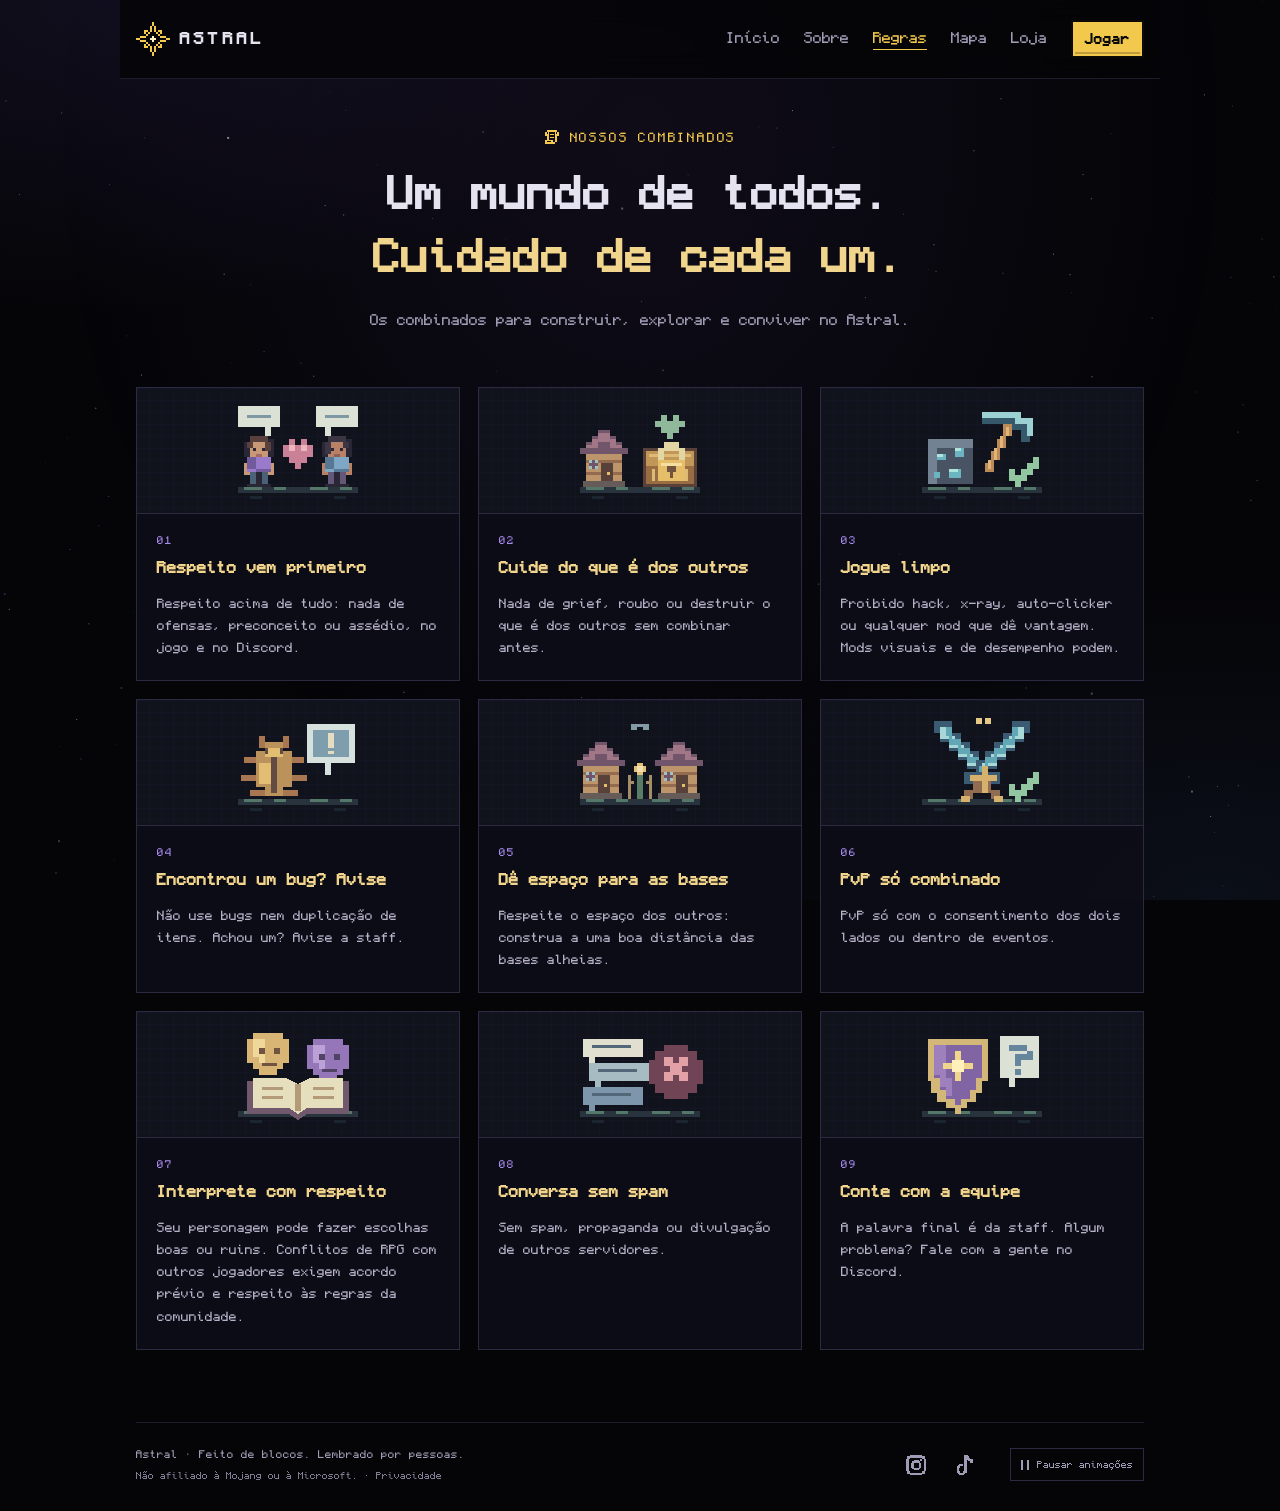
<file: regras.html>
<!doctype html>
<html lang="pt-BR">
<head>
  <meta charset="utf-8" />
  <meta name="viewport" content="width=device-width, initial-scale=1" />
  <meta http-equiv="Content-Security-Policy" content="default-src 'self'; script-src 'self'; frame-src 'none'; connect-src 'self' https://api.mcsrvstat.us; img-src 'self' data:; style-src 'self' 'unsafe-inline'; font-src 'self'; object-src 'none'; base-uri 'none'; form-action 'none'" />
  <meta name="referrer" content="strict-origin-when-cross-origin" />
  <meta name="theme-color" content="#050508" />
  <title>Regras — Astral</title>
  <meta name="description" content="Leia as regras do Astral: convivência, construções, jogo justo e os combinados para conflitos de RPG antes de entrar no mundo." />
  <link rel="preload" href="fonts/Monocraft.woff2" as="font" type="font/woff2" crossorigin />
  <link rel="stylesheet" href="style.css?v=29" />
  <link rel="icon" href="favicon.svg" type="image/svg+xml" />
</head>
<body data-page="regras" data-page-title="Regras">
  <a class="skip-link" href="#conteudo">Pular para o conteúdo</a>
  <svg class="sprite" aria-hidden="true">
    <symbol id="star" viewBox="0 0 17 17">
      <path class="star-line" d="M8 0h1v2h-1zM8 15h1v2h-1zM0 8h2v1h-2zM15 8h2v1h-2zM7 2h1v3h-1zM9 2h1v3h-1zM7 12h1v3h-1zM9 12h1v3h-1zM2 7h3v1h-3zM12 7h3v1h-3zM2 9h3v1h-3zM12 9h3v1h-3zM4 4h2v1h-2zM11 4h2v1h-2zM4 12h2v1h-2zM11 12h2v1h-2zM4 5h1v1h-1zM12 5h1v1h-1zM4 11h1v1h-1zM12 11h1v1h-1zM6 5h1v1h-1zM10 5h1v1h-1zM6 11h1v1h-1zM10 11h1v1h-1zM5 6h1v1h-1zM11 6h1v1h-1zM5 10h1v1h-1zM11 10h1v1h-1z" />
      <path class="star-core" d="M8 7h1v1h-1zM7 8h3v1h-3zM8 9h1v1h-1z" />
    </symbol>
  </svg>

  <canvas id="stars" aria-hidden="true"></canvas>

  <header class="nav">
    <a href="index.html" class="logo" aria-label="Astral — Início">
      <svg class="pixel-star logo-star" aria-hidden="true"><use href="#star" /></svg>
      <span data-name>Astral</span>
    </a>
    <nav id="siteNavigation" aria-label="Navegação principal">
      <a href="index.html">Início</a>
      <a href="sobre.html">Sobre</a>
      <a href="regras.html" aria-current="page">Regras</a>
      <a href="mapa/">Mapa</a>
      <a href="loja.html">Loja</a>
    </nav>
    <div class="nav-actions">
      <a href="jogar.html" class="btn btn-small play-button" data-play>Jogar</a>
      <button type="button" class="nav-toggle" id="navToggle" aria-label="Abrir menu" aria-controls="siteNavigation" aria-expanded="false" hidden>
        <svg viewBox="0 0 24 24" aria-hidden="true" focusable="false"><path class="menu-bars" d="M4 5h16v2H4zM4 11h16v2H4zM4 17h16v2H4z"/><path class="menu-cross" d="M5 5h3v3H5zM8 8h3v3H8zM11 11h3v3h-3zM14 14h3v3h-3zM17 17h3v3h-3zM17 5h3v3h-3zM14 8h3v3h-3zM8 14h3v3H8zM5 17h3v3H5z"/></svg>
      </button>
    </div>
  </header>

  <main id="conteudo" tabindex="-1">
    <header class="page-header">
      <p class="eyebrow"><svg class="pixel-icon" aria-hidden="true" focusable="false"><use href="icons.svg#scroll" /></svg>Nossos combinados</p>
      <h1>Um mundo de todos.<br><span class="text-accent">Cuidado de cada um.</span></h1>
      <p class="tagline">Os combinados para construir, explorar e conviver no Astral.</p>
    </header>

    <section id="regras" class="rules-section" aria-labelledby="rulesTitle">
      <h2 class="sr-only" id="rulesTitle">Regras do servidor</h2>
      <ol class="rules-list" id="rulesList"></ol>
    </section>
  </main>

  <footer>
    <div class="footer-meta"><p><span data-name>Astral</span> · Feito de blocos. Lembrado por pessoas.</p><p class="footer-legal">Não afiliado à Mojang ou à Microsoft. · <a href="privacidade.html">Privacidade</a></p></div>
    <div class="footer-social" data-social-links hidden>
      <a href="#" data-social="instagramUrl" hidden target="_blank" rel="noopener" aria-label="Instagram do Astral" title="Instagram"><svg class="pixel-icon" aria-hidden="true" focusable="false"><use href="icons.svg#instagram" /></svg></a>
      <a href="#" data-social="tiktokUrl" hidden target="_blank" rel="noopener" aria-label="TikTok do Astral" title="TikTok"><svg class="pixel-icon" aria-hidden="true" focusable="false"><use href="icons.svg#tiktok" /></svg></a>
    </div>
    <button class="motion-toggle" type="button" data-motion-toggle aria-pressed="false" hidden><span class="motion-icon" aria-hidden="true"></span><span data-motion-label>Pausar animações</span></button>
  </footer>

  <script src="config.js?v=28"></script>
  <script src="app.js?v=24"></script>
</body>
</html>
</file>
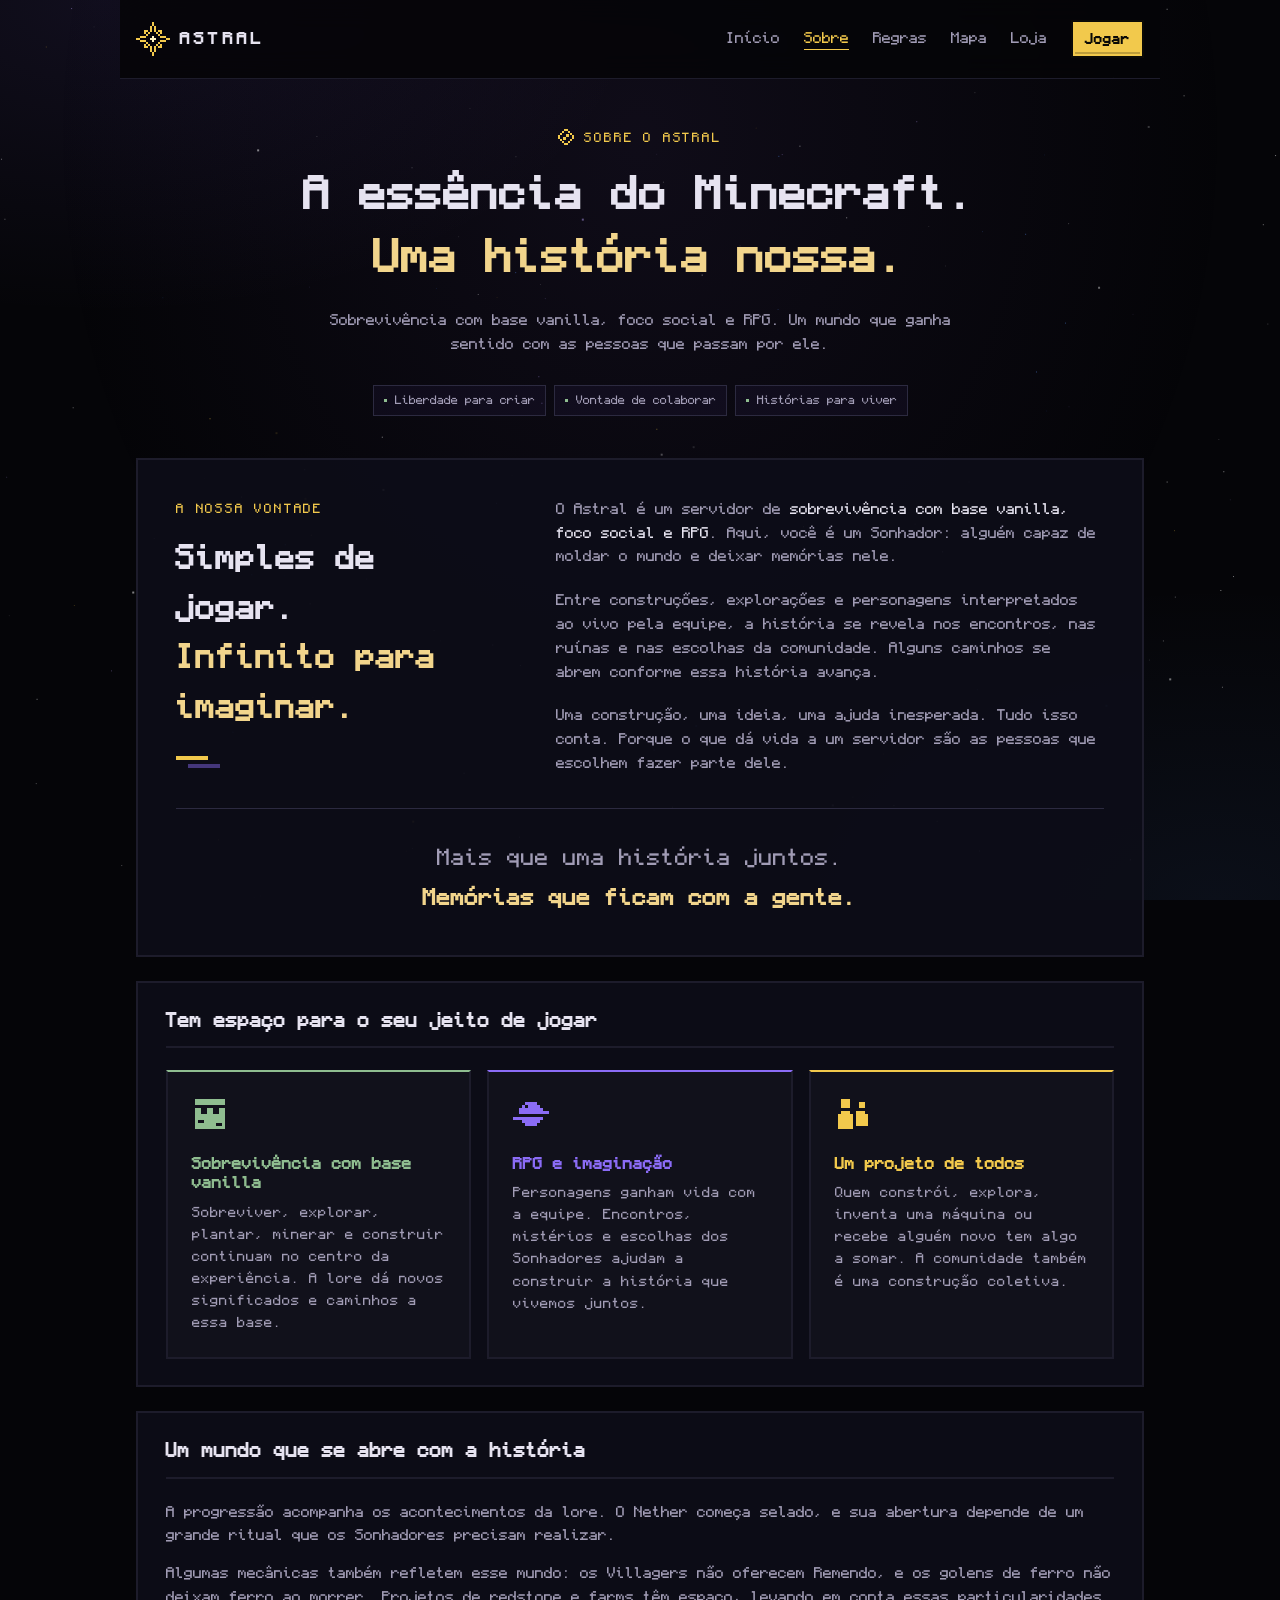
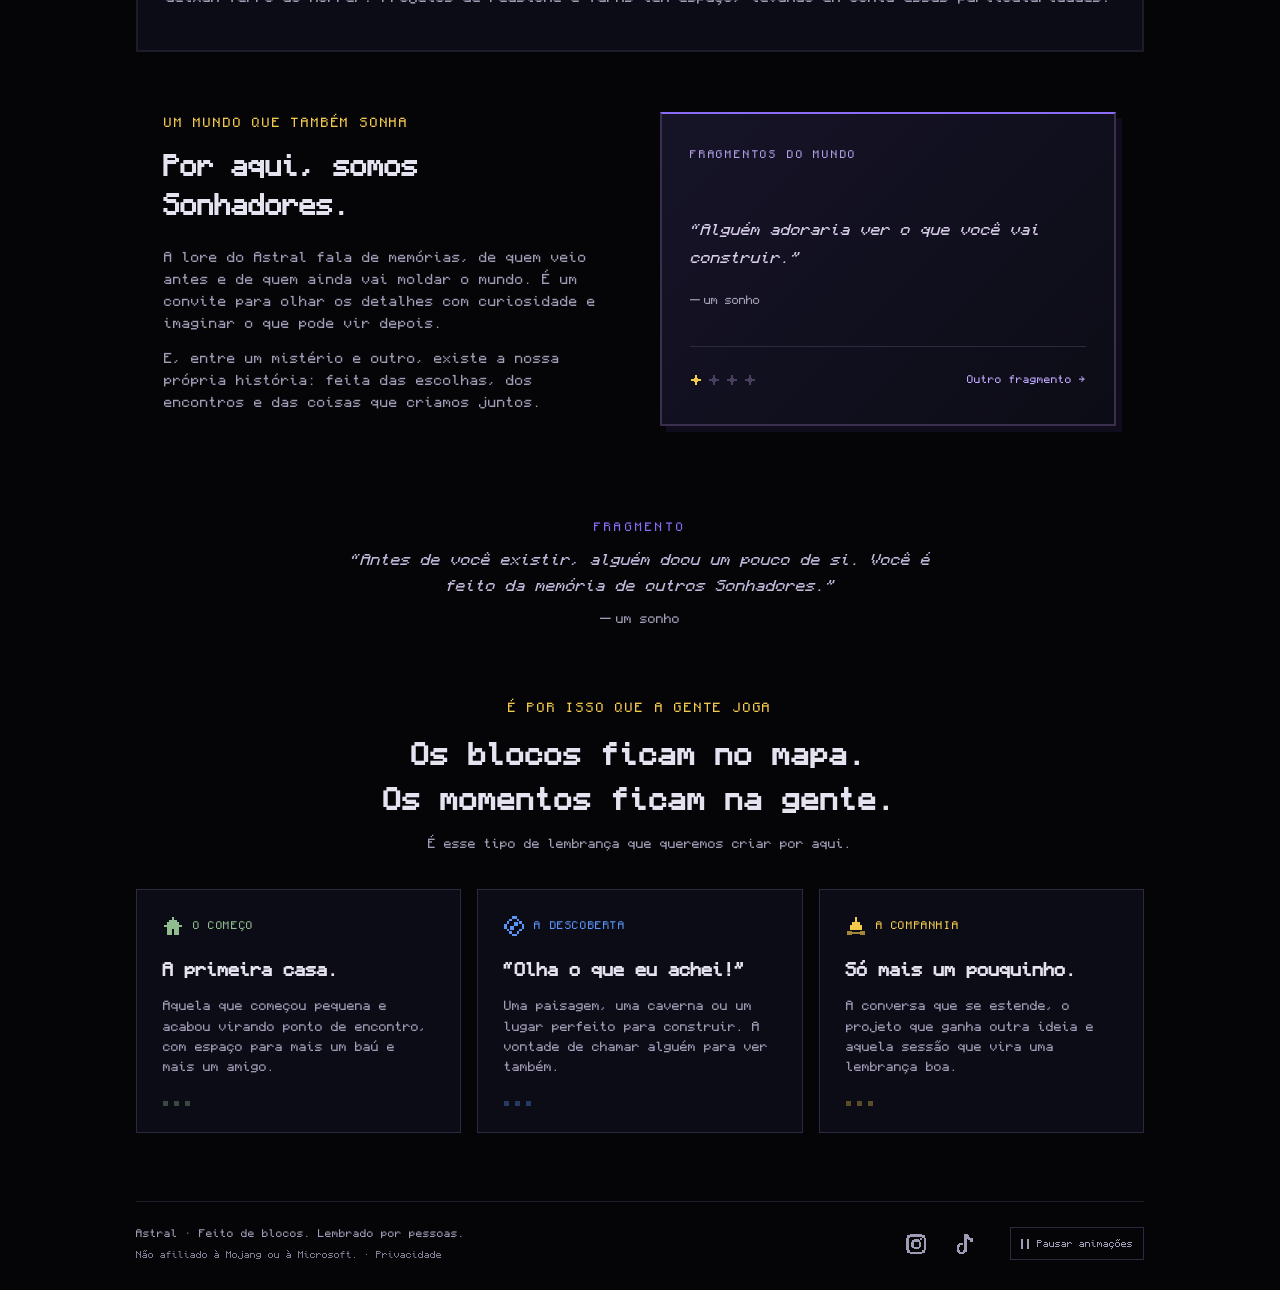
<file: sobre.html>
<!doctype html>
<html lang="pt-BR">
<head>
  <meta charset="utf-8" />
  <meta name="viewport" content="width=device-width, initial-scale=1" />
  <meta http-equiv="Content-Security-Policy" content="default-src 'self'; script-src 'self'; frame-src 'none'; connect-src 'self' https://api.mcsrvstat.us; img-src 'self' data:; style-src 'self' 'unsafe-inline'; font-src 'self'; object-src 'none'; base-uri 'none'; form-action 'none'" />
  <meta name="referrer" content="strict-origin-when-cross-origin" />
  <meta name="theme-color" content="#050508" />
  <title>Sobre — Astral</title>
  <meta name="description" content="Conheça o Astral: sobrevivência com base vanilla, foco social, RPG e progressão narrativa. Um mundo de Sonhadores, escolhas e memórias construídas em comunidade." />
  <link rel="preload" href="fonts/Monocraft.woff2" as="font" type="font/woff2" crossorigin />
  <link rel="stylesheet" href="style.css?v=29" />
  <link rel="icon" href="favicon.svg" type="image/svg+xml" />
</head>
<body data-page="sobre" data-page-title="Sobre">
  <a class="skip-link" href="#conteudo">Pular para o conteúdo</a>
  <svg class="sprite" aria-hidden="true">
    <symbol id="star" viewBox="0 0 17 17">
      <path class="star-line" d="M8 0h1v2h-1zM8 15h1v2h-1zM0 8h2v1h-2zM15 8h2v1h-2zM7 2h1v3h-1zM9 2h1v3h-1zM7 12h1v3h-1zM9 12h1v3h-1zM2 7h3v1h-3zM12 7h3v1h-3zM2 9h3v1h-3zM12 9h3v1h-3zM4 4h2v1h-2zM11 4h2v1h-2zM4 12h2v1h-2zM11 12h2v1h-2zM4 5h1v1h-1zM12 5h1v1h-1zM4 11h1v1h-1zM12 11h1v1h-1zM6 5h1v1h-1zM10 5h1v1h-1zM6 11h1v1h-1zM10 11h1v1h-1zM5 6h1v1h-1zM11 6h1v1h-1zM5 10h1v1h-1zM11 10h1v1h-1z" />
      <path class="star-core" d="M8 7h1v1h-1zM7 8h3v1h-3zM8 9h1v1h-1z" />
    </symbol>
  </svg>
  <canvas id="stars" aria-hidden="true"></canvas>

  <header class="nav">
    <a href="index.html" class="logo" aria-label="Astral — Início"><svg class="pixel-star logo-star" aria-hidden="true"><use href="#star" /></svg><span data-name>Astral</span></a>
    <nav id="siteNavigation" aria-label="Navegação principal">
      <a href="index.html">Início</a><a href="sobre.html" aria-current="page">Sobre</a><a href="regras.html">Regras</a><a href="mapa/">Mapa</a>
      <a href="loja.html">Loja</a>
    </nav>
    <div class="nav-actions">
      <a href="jogar.html" class="btn btn-small play-button" data-play>Jogar</a>
      <button type="button" class="nav-toggle" id="navToggle" aria-label="Abrir menu" aria-controls="siteNavigation" aria-expanded="false" hidden>
        <svg viewBox="0 0 24 24" aria-hidden="true" focusable="false"><path class="menu-bars" d="M4 5h16v2H4zM4 11h16v2H4zM4 17h16v2H4z"/><path class="menu-cross" d="M5 5h3v3H5zM8 8h3v3H8zM11 11h3v3h-3zM14 14h3v3h-3zM17 17h3v3h-3zM17 5h3v3h-3zM14 8h3v3h-3zM8 14h3v3H8zM5 17h3v3H5z"/></svg>
      </button>
    </div>
  </header>

  <main id="conteudo" tabindex="-1">
    <header class="page-header about-header">
      <p class="eyebrow"><svg class="pixel-icon" aria-hidden="true" focusable="false"><use href="icons.svg#compass" /></svg>Sobre o <span data-name>Astral</span></p>
      <h1>A essência do Minecraft.<br><span class="text-accent">Uma história nossa.</span></h1>
      <p class="tagline">Sobrevivência com base vanilla, foco social e RPG. Um mundo que ganha sentido com as pessoas que passam por ele.</p>
      <ul class="identity-tags" aria-label="O que nos move"><li>Liberdade para criar</li><li>Vontade de colaborar</li><li>Histórias para viver</li></ul>
    </header>

    <section class="block manifesto" data-reveal aria-labelledby="visionTitle">
      <div class="manifesto-heading">
        <p class="eyebrow">A nossa vontade</p>
        <h2 id="visionTitle">Simples de jogar.<br><span class="text-accent">Infinito para imaginar.</span></h2>
        <span class="pixel-divider" aria-hidden="true"></span>
      </div>
      <div class="manifesto-copy">
        <p>O <span data-name>Astral</span> é um servidor de <strong>sobrevivência com base vanilla, foco social e RPG</strong>. Aqui, você é um Sonhador: alguém capaz de moldar o mundo e deixar memórias nele.</p>
        <p>Entre construções, explorações e personagens interpretados ao vivo pela equipe, a história se revela nos encontros, nas ruínas e nas escolhas da comunidade. Alguns caminhos se abrem conforme essa história avança.</p>
        <p>Uma construção, uma ideia, uma ajuda inesperada. Tudo isso conta. Porque o que dá vida a um servidor são as pessoas que escolhem fazer parte dele.</p>
      </div>
      <blockquote class="manifesto-quote">Mais que uma história juntos.<br><strong>Memórias que ficam com a gente.</strong></blockquote>
    </section>

    <section class="block" aria-labelledby="aboutTitle" data-reveal>
      <header class="block-head"><h2 id="aboutTitle">Tem espaço para o seu jeito de jogar</h2></header>
      <div class="features">
        <article class="feature f-green" data-reveal>
          <svg class="f-icon" viewBox="0 0 12 12" aria-hidden="true"><path d="M1 3h10v8H1zM1 1h10v3H1zM3 4h2v2H3zM7 4h2v2H7zM2 8h2v1H2zM8 9h2v1H8z"/></svg>
          <h3>Sobrevivência com base vanilla</h3><p>Sobreviver, explorar, plantar, minerar e construir continuam no centro da experiência. A lore dá novos significados e caminhos a essa base.</p>
        </article>
        <article class="feature f-purple" data-reveal>
          <svg class="f-icon" viewBox="0 0 12 12" aria-hidden="true"><path d="M4 2h4v1h1v1h1v4h-1v1h-1v1h-4v-1h-1v-1h-1v-4h1v-1h1zM2 6h8v1h-8zM0 7h2v1h-2zM10 5h2v1h-2zM4 3h1v1h-1z"/></svg>
          <h3>RPG e imaginação</h3><p>Personagens ganham vida com a equipe. Encontros, mistérios e escolhas dos Sonhadores ajudam a construir a história que vivemos juntos.</p>
        </article>
        <article class="feature f-yellow" data-reveal>
          <svg class="f-icon" viewBox="0 0 12 12" aria-hidden="true"><path d="M2 1h3v3H2zM2 5h3v1h1v5H1V6h1zM8 2h2v2H8zM7 5h3v1h1v4H7z"/></svg>
          <h3>Um projeto de todos</h3><p>Quem constrói, explora, inventa uma máquina ou recebe alguém novo tem algo a somar. A comunidade também é uma construção coletiva.</p>
        </article>
      </div>
    </section>

    <section class="block" aria-labelledby="progressionTitle" data-reveal>
      <header class="block-head"><h2 id="progressionTitle">Um mundo que se abre com a história</h2></header>
      <p class="muted">A progressão acompanha os acontecimentos da lore. O Nether começa selado, e sua abertura depende de um grande ritual que os Sonhadores precisam realizar.</p>
      <p class="muted">Algumas mecânicas também refletem esse mundo: os Villagers não oferecem Remendo, e os golens de ferro não deixam ferro ao morrer. Projetos de redstone e farms têm espaço, levando em conta essas particularidades.</p>
    </section>

    <section class="lore-shelf" aria-labelledby="dreamersTitle" data-reveal>
      <div>
        <p class="eyebrow">Um mundo que também sonha</p><h2 id="dreamersTitle">Por aqui, somos Sonhadores.</h2>
        <p class="muted">A lore do <span data-name>Astral</span> fala de memórias, de quem veio antes e de quem ainda vai moldar o mundo. É um convite para olhar os detalhes com curiosidade e imaginar o que pode vir depois.</p>
        <p class="muted">E, entre um mistério e outro, existe a nossa própria história: feita das escolhas, dos encontros e das coisas que criamos juntos.</p>
      </div>
      <div class="fragment-book">
        <span class="fragment-book-label">Fragmentos do mundo</span>
        <div class="fragment-copy" data-fragment-copy aria-live="polite" aria-atomic="true"><blockquote><p data-fragment-text>“Alguém adoraria ver o que você vai construir.”</p><cite data-fragment-source>— um sonho</cite></blockquote></div>
        <div class="fragment-controls">
          <span class="fragment-progress" data-fragment-progress role="img" aria-label="Fragmento 1 de 4"><svg class="pixel-icon is-current" aria-hidden="true" focusable="false"><use href="icons.svg#spark" /></svg><svg class="pixel-icon" aria-hidden="true" focusable="false"><use href="icons.svg#spark" /></svg><svg class="pixel-icon" aria-hidden="true" focusable="false"><use href="icons.svg#spark" /></svg><svg class="pixel-icon" aria-hidden="true" focusable="false"><use href="icons.svg#spark" /></svg></span>
          <button type="button" class="text-button" data-next-fragment hidden>Outro fragmento <span aria-hidden="true">→</span></button>
        </div>
      </div>
    </section>

    <blockquote class="lore" data-lore="1" data-reveal></blockquote>
    <section class="memories" aria-labelledby="memoriesTitle" data-reveal>
      <header class="section-heading"><p class="eyebrow">É por isso que a gente joga</p><h2 id="memoriesTitle">Os blocos ficam no mapa.<br>Os momentos ficam na gente.</h2><p class="muted">É esse tipo de lembrança que queremos criar por aqui.</p></header>
      <div class="memory-grid">
        <article class="memory-card f-green" data-reveal><span class="memory-label"><svg class="pixel-icon" aria-hidden="true" focusable="false"><use href="icons.svg#home" /></svg>O começo</span><h3>A primeira casa.</h3><p>Aquela que começou pequena e acabou virando ponto de encontro, com espaço para mais um baú e mais um amigo.</p><span class="memory-dots" aria-hidden="true"><i></i><i></i><i></i></span></article>
        <article class="memory-card f-blue" data-reveal><span class="memory-label"><svg class="pixel-icon" aria-hidden="true" focusable="false"><use href="icons.svg#compass" /></svg>A descoberta</span><h3>“Olha o que eu achei!”</h3><p>Uma paisagem, uma caverna ou um lugar perfeito para construir. A vontade de chamar alguém para ver também.</p><span class="memory-dots" aria-hidden="true"><i></i><i></i><i></i></span></article>
        <article class="memory-card f-yellow" data-reveal><span class="memory-label"><svg class="pixel-icon" aria-hidden="true" focusable="false"><use href="icons.svg#campfire" /></svg>A companhia</span><h3>Só mais um pouquinho.</h3><p>A conversa que se estende, o projeto que ganha outra ideia e aquela sessão que vira uma lembrança boa.</p><span class="memory-dots" aria-hidden="true"><i></i><i></i><i></i></span></article>
      </div>
    </section>
  </main>

  <footer>
    <div class="footer-meta"><p><span data-name>Astral</span> · Feito de blocos. Lembrado por pessoas.</p><p class="footer-legal">Não afiliado à Mojang ou à Microsoft. · <a href="privacidade.html">Privacidade</a></p></div>
    <div class="footer-social" data-social-links hidden>
      <a href="#" data-social="instagramUrl" hidden target="_blank" rel="noopener" aria-label="Instagram do Astral" title="Instagram"><svg class="pixel-icon" aria-hidden="true" focusable="false"><use href="icons.svg#instagram" /></svg></a>
      <a href="#" data-social="tiktokUrl" hidden target="_blank" rel="noopener" aria-label="TikTok do Astral" title="TikTok"><svg class="pixel-icon" aria-hidden="true" focusable="false"><use href="icons.svg#tiktok" /></svg></a>
    </div>
    <button class="motion-toggle" type="button" data-motion-toggle aria-pressed="false" hidden><span class="motion-icon" aria-hidden="true"></span><span data-motion-label>Pausar animações</span></button>
  </footer>
  <script src="config.js?v=28"></script>
  <script src="app.js?v=24"></script>
</body>
</html>
</file>
<file: style.css>
/* Monocraft: fonte no estilo do Minecraft (SIL OFL 1.1, veja fonts/OFL.txt) */
@font-face { font-family: "Monocraft"; src: url("fonts/Monocraft.woff2") format("woff2"); font-weight: 400; font-style: normal; font-display: swap; }
@font-face { font-family: "Monocraft"; src: url("fonts/Monocraft-Bold.woff2") format("woff2"); font-weight: 700; font-style: normal; font-display: swap; }
@font-face { font-family: "Monocraft"; src: url("fonts/Monocraft-Italic.woff2") format("woff2"); font-weight: 400; font-style: italic; font-display: swap; }

:root {
  --bg: #050508;
  --surface: rgba(14, 14, 24, 0.92);
  --surface2: rgba(255, 255, 255, 0.025);
  --border: #1d1c2b;
  --border2: #2c2a40;
  --text: #e6e3f0;
  --muted: #a19cb5;
  --yellow: #f2c94c;
  --purple: #8b6cf6;
  --blue: #5b93f7;
  --green: #8fbd90;
  --ok: #4ade80;
  --bad: #f87171;
  --wrap: 1040px;
  color-scheme: dark;
}

* { box-sizing: border-box; border-radius: 0 !important; }
html { scroll-behavior: smooth; scroll-padding-top: 110px; -webkit-text-size-adjust: 100%; text-size-adjust: 100%; }
body {
  margin: 0;
  display: flex;
  flex-direction: column;
  font-family: "Monocraft", ui-monospace, monospace;
  font-size: 14px;
  color: var(--text);
  background:
    radial-gradient(60vw 50vh at 8% 0%, rgba(139, 108, 246, 0.09), transparent 70%),
    radial-gradient(60vw 50vh at 95% 100%, rgba(91, 147, 247, 0.07), transparent 70%),
    var(--bg);
  background-attachment: fixed;
  min-height: 100vh;
  line-height: 1.7;
}
#stars { position: fixed; inset: 0; width: 100%; height: 100%; z-index: -1; pointer-events: none; }
body::before { content: ""; position: fixed; inset: 0; z-index: -1; pointer-events: none; background: radial-gradient(ellipse at 50% 15%, rgba(111, 79, 171, .1), transparent 65%); animation: sky-breath 16s ease-in-out infinite alternate; }
.sprite { position: absolute; width: 0; height: 0; overflow: hidden; }

a { color: var(--blue); text-decoration: none; }
a:hover { text-decoration: underline; text-underline-offset: 3px; }
a:focus-visible, button:focus-visible { outline: 2px solid var(--purple); outline-offset: 4px; }
h1, h2, h3 { font-weight: 700; line-height: 1.3; }
.skip-link { position: fixed; top: 8px; left: 16px; z-index: 20; padding: 10px 16px; background: var(--bg); transform: translateY(-200%); }
.skip-link:focus { transform: translateY(0); }
.sr-only { position: absolute; width: 1px; height: 1px; padding: 0; margin: -1px; overflow: hidden; clip: rect(0, 0, 0, 0); white-space: nowrap; border: 0; }

/* ---------- Estrela em pixel art ---------- */
.pixel-star { shape-rendering: crispEdges; }
.pixel-icon { width: 20px; height: 20px; display: inline-block; vertical-align: middle; flex: none; fill: currentColor; shape-rendering: crispEdges; }
/* (seletores sem ancestral: as cópias dentro de <use> só herdam o estilo do original) */
.star-line { fill: var(--yellow); }
.star-core { fill: #fff4c2; animation: core 3s steps(3) infinite; }
@keyframes core { 50% { opacity: .35; } }

/* ---------- Navegação ---------- */
.nav {
  position: sticky; top: 0; z-index: 10;
  display: grid; grid-template-columns: auto minmax(0, 1fr) auto; align-items: center; gap: 24px;
  max-width: var(--wrap); margin: 0 auto; padding: 20px 16px;
  width: 100%;
  background: rgba(5, 5, 8, .85); backdrop-filter: blur(14px); border-bottom: 1px solid var(--border);
}
.nav::after { content: ""; position: absolute; bottom: -1px; left: 0; right: 0; height: 2px; background: linear-gradient(90deg, var(--purple), var(--yellow)); transform: scaleX(var(--reading-progress, 0)); transform-origin: left; }
.logo {
  display: inline-flex; align-items: center; gap: 10px;
  font-weight: 700; font-size: 16px; letter-spacing: 0.2em; text-transform: uppercase; color: var(--text);
}
.logo:hover { text-decoration: none; }
.logo-star { width: 34px; height: 34px; transition: transform .45s ease; }
.logo:hover .logo-star { transform: rotate(90deg); }
.nav nav { min-width: 0; display: flex; justify-content: flex-end; gap: 24px; align-items: center; }
.nav-actions { display: flex; align-items: center; gap: 24px; }
.nav-mobile-community { display: none; }
.nav-toggle { display: inline-grid; place-items: center; width: 44px; height: 44px; padding: 0; flex: none; background: var(--surface2); border: 1px solid var(--border2); color: var(--text); cursor: pointer; }
.nav-toggle svg { display: block; width: 24px; height: 24px; fill: currentColor; shape-rendering: crispEdges; }
.nav-toggle .menu-cross { display: none; }
.nav-toggle[aria-expanded="true"] .menu-bars { display: none; }
.nav-toggle[aria-expanded="true"] .menu-cross { display: block; }
.nav nav a:not(.btn) { color: var(--muted); }
.nav nav a:not(.btn):hover { color: var(--text); text-decoration: none; }
.nav nav a:not(.btn)[aria-current="page"] { color: var(--yellow); text-decoration: underline; text-underline-offset: 6px; }

main { width: 100%; flex: 1; max-width: var(--wrap); margin: 0 auto; padding: 0 16px; }

/* ---------- Topo ---------- */
body[data-page="inicio"] main { display: flex; flex-direction: column; justify-content: center; gap: 30px; padding-top: 48px; padding-bottom: 40px; }
.hero { text-align: center; max-width: 720px; margin: 0 auto; }
.hero-heading { display: flex; align-items: center; justify-content: center; gap: 20px; margin: 14px 0 20px; }
.hero-star { width: 56px; height: 56px; display: block; flex: none; filter: drop-shadow(0 0 16px rgba(242, 201, 76, .25)); animation: star-float 6s ease-in-out infinite; }
.title {
  font-size: clamp(40px, 8vw, 72px); margin: 0;
  letter-spacing: .14em; padding-left: .14em; text-transform: uppercase;
}
.hero-promise { font-size: clamp(18px, 2.6vw, 25px); line-height: 1.65; margin: 0 0 14px; }
.hero-promise strong { color: #f2d58c; }
.tagline { color: var(--muted); max-width: 630px; margin: 0 auto 28px; }
.hero .tagline { max-width: 560px; margin-bottom: 0; }
.access-note { margin: 14px 0 0; color: var(--muted); font-size: 11px; }

/* ---------- Filme da página inicial ---------- */
.home-video { width: 100%; max-width: 820px; margin: 8px auto 0; }
.home-video-heading { display: flex; justify-content: space-between; align-items: flex-end; flex-wrap: wrap; gap: 12px 24px; margin-bottom: 16px; }
.home-video-heading .eyebrow { margin-bottom: 8px; font-size: 10px; letter-spacing: .1em; }
.home-video-heading h2 { margin: 0; font-size: clamp(18px, 2.8vw, 24px); color: #f2d58c; }
.video-youtube-link { display: inline-flex; align-items: center; gap: 8px; min-height: 44px; color: var(--muted); font-size: 10px; }
.video-youtube-link:hover { color: var(--yellow); }
.video-player { position: relative; aspect-ratio: 16 / 9; overflow: hidden; border: 2px solid var(--border2); border-top-color: var(--purple); background: #050508; box-shadow: 6px 6px 0 rgba(139, 108, 246, .09), 0 0 44px rgba(139, 108, 246, .07); }
.video-cover { position: absolute; inset: 0; width: 100%; height: 100%; display: flex; flex-direction: column; align-items: center; justify-content: center; gap: 16px; padding: 20px; border: 0; background: var(--surface); color: var(--text); font: inherit; cursor: pointer; isolation: isolate; }
.video-cover::after { content: ""; position: absolute; inset: 0; z-index: -1; background: linear-gradient(180deg, rgba(5, 5, 8, .1), rgba(5, 5, 8, .65)); pointer-events: none; }
.video-cover:hover { text-decoration: none; }
.video-cover:focus-visible { outline: 2px solid var(--yellow); outline-offset: -6px; }
.video-poster { position: absolute; inset: 0; z-index: -2; width: 100%; height: 100%; object-fit: cover; opacity: .8; transition: transform .6s ease, opacity .3s; }
.video-cover:hover .video-poster, .video-cover:focus-visible .video-poster { transform: scale(1.035); opacity: 1; }
.video-play { display: grid; place-items: center; width: 80px; height: 68px; flex: none; border: 2px solid #fff0b6; background: var(--yellow); color: #17120b; box-shadow: inset 0 -5px 0 rgba(0, 0, 0, .2), 5px 5px 0 rgba(0, 0, 0, .4); transition: transform .2s, background .2s; }
.video-play svg { display: block; width: 30px; height: 30px; fill: currentColor; shape-rendering: crispEdges; }
.video-cover:hover .video-play, .video-cover:focus-visible .video-play { transform: translateY(-3px); background: #f7d76f; }
.video-cover:active .video-play { transform: translateY(2px); }
.video-cover-label { font-size: 12px; text-shadow: 0 2px 8px #050508; }
.video-player iframe { position: absolute; inset: 0; width: 100%; height: 100%; border: 0; }
.home-video-note { display: flex; justify-content: center; align-items: center; gap: 10px; margin: 18px 0 0; color: var(--muted); font-size: 10px; text-align: center; }
.home-video-note .pixel-icon { width: 12px; height: 12px; color: var(--purple); }

.ip {
  display: inline-flex; flex-direction: column; align-items: center; gap: 2px;
  background: var(--surface); border: 2px solid var(--border2);
  color: var(--text); padding: 10px 24px; cursor: pointer;
  font: inherit; font-size: 17px; font-weight: 700;
  transition: border-color .15s;
}
.ip:hover { border-color: var(--yellow); }
.ip small { color: var(--muted); font-size: 11px; font-weight: 400; }

/* ---------- Cabeçalhos das páginas ---------- */
.page-header { text-align: center; padding: 48px 0 26px; }
.eyebrow { color: var(--yellow); font-size: 12px; letter-spacing: .15em; text-transform: uppercase; margin: 0 0 14px; }
.eyebrow .pixel-icon { width: 16px; height: 16px; vertical-align: -3px; margin-right: 10px; }
.page-header h1 { font-size: clamp(26px, 4.5vw, 42px); line-height: 1.5; margin: 0 0 22px; }
.text-accent { color: #f2d58c; }
.page-cta { text-align: center; padding: 40px 28px; background: radial-gradient(ellipse at 50% 0, rgba(139, 108, 246, .12), transparent 75%), var(--surface); }
.page-cta h2 { margin-top: 0; font-size: clamp(21px, 3vw, 28px); }
.page-cta > .muted { max-width: 640px; margin: 0 auto; }
.identity-tags { list-style: none; display: flex; justify-content: center; flex-wrap: wrap; gap: 8px; padding: 0; margin: 24px 0 16px; }
.identity-tags li { display: inline-flex; align-items: center; gap: 8px; font-size: 11px; padding: 5px 10px; color: var(--muted); background: rgba(139, 108, 246, .05); border: 1px solid var(--border2); }
.identity-tags li::before { content: ""; width: 3px; height: 3px; flex: none; background: var(--green); }

/* ---------- Botões (estilo botão do Minecraft) ---------- */
.btn {
  position: relative; overflow: hidden; isolation: isolate;
  display: inline-block; cursor: pointer;
  border: 2px solid #0b0a06; outline: 2px solid var(--yellow); outline-offset: -4px;
  background: var(--yellow); color: #0b0a06;
  font: inherit; font-weight: 700; font-size: 14px;
  padding: 11px 22px;
  box-shadow: inset 0 -4px 0 rgba(0, 0, 0, .22);
  transition: background .2s, transform .2s, box-shadow .2s;
}
.btn::after { content: ""; position: absolute; inset: -50% auto -50% -60%; width: 30%; background: rgba(255, 255, 255, .18); transform: skewX(-20deg); pointer-events: none; }
.btn:hover { background: #f7d76f; text-decoration: none; transform: translateY(-3px); box-shadow: inset 0 -4px 0 rgba(0, 0, 0, .22), 0 6px 24px rgba(242, 201, 76, .12); }
.btn:hover::after { animation: button-shine .65s ease; }
.btn:active { transform: translateY(2px); box-shadow: inset 0 -2px 0 rgba(0, 0, 0, .22); }
.btn:disabled { opacity: .6; cursor: wait; transform: none; }
.btn-ghost { background: transparent; color: var(--text); border-color: var(--border2); outline-color: transparent; box-shadow: none; }
.btn-ghost:hover { background: rgba(139, 108, 246, .12); border-color: var(--purple); }
.nav .btn-small { padding: 6px 12px; font-size: 13px; }
.nav .btn:hover, .nav .btn:active { transform: none; }

/* Jogar abre a escolha de launcher; copiar o IP é uma ação separada. */
.play-button { display: inline-flex; align-items: center; justify-content: center; text-align: center; white-space: nowrap; }
.ip[data-copy-state="copied"] { border-color: var(--green); }
.copy-toast { position: fixed; z-index: 30; left: 50%; bottom: 20px; width: max-content; max-width: calc(100% - 32px); padding: 12px 18px; border: 1px solid var(--yellow); background: #14131f; color: var(--text); font-size: 12px; text-align: center; overflow-wrap: anywhere; opacity: 0; transform: translate(-50%, 8px); pointer-events: none; transition: opacity .16s ease, transform .16s ease; }
.copy-toast.is-visible { opacity: 1; transform: translate(-50%, 0); pointer-events: auto; }
.clipboard-fallback { position: fixed; left: 0; top: 0; width: 1px; height: 1px; padding: 0; border: 0; opacity: 0; font-size: 16px; pointer-events: none; }

/* ---------- Escolha de launcher ---------- */
html.play-dialog-open { overflow: hidden; }
.play-dialog { width: min(880px, calc(100% - 40px)); max-width: none; max-height: calc(100vh - 40px); max-height: calc(100dvh - 40px); margin: auto; padding: 38px; overflow-y: auto; border: 2px solid var(--border2); border-top-color: var(--purple); background: radial-gradient(ellipse at 50% 0, rgba(139, 108, 246, .12), transparent 70%), #0e0e18; color: var(--text); font: inherit; box-shadow: 0 24px 100px rgba(0, 0, 0, .6); }
.play-dialog::backdrop { background: rgba(5, 5, 8, .84); backdrop-filter: blur(8px); }
.play-dialog[open] { animation: launcher-dialog-enter .45s cubic-bezier(.16, 1, .3, 1) both; }
.play-dialog[open]::backdrop { animation: launcher-backdrop-enter .35s ease-out both; }
.play-dialog[open] > .eyebrow, .play-dialog[open] > h2, .play-dialog[open] > #playDialogDescription { animation: launcher-content-enter .4s ease-out both; }
.play-dialog[open] > .eyebrow { animation-delay: .05s; }
.play-dialog[open] > h2 { animation-delay: .09s; }
.play-dialog[open] > #playDialogDescription { animation-delay: .13s; }
.dialog-close { position: absolute; top: 12px; right: 12px; width: 44px; height: 44px; padding: 0; border: 1px solid var(--border2); background: transparent; color: var(--muted); font: inherit; font-size: 25px; cursor: pointer; }
.dialog-close:hover { color: var(--text); border-color: var(--purple); }
.play-dialog .eyebrow { padding-right: 30px; }
.play-dialog h2 { margin: 0 0 16px; font-size: clamp(21px, 3.5vw, 29px); line-height: 1.55; }
.play-dialog h2:focus { outline: none; }
.play-dialog > .muted { max-width: 680px; margin: 0; font-size: 12px; }
.installer-offer { display: grid; justify-items: start; gap: 12px; margin: 26px 0 0; }
.installer-offer .tiny { margin: 0; max-width: 620px; }
.play-dialog[open] .installer-offer, .play-dialog[open] .installer-more { animation: launcher-content-enter .4s cubic-bezier(.16, 1, .3, 1) .18s both; }
.play-dialog[open] .installer-more { animation-delay: .26s; }
.installer-next { margin: 22px 0 0; padding: 16px 18px; border-left: 2px solid var(--ok); background: rgba(74, 222, 128, .06); animation: launcher-content-enter .35s ease-out both; }
.installer-next .eyebrow { color: var(--ok); margin: 0 0 8px; font-size: 10px; }
.installer-next ol { margin: 0; padding-left: 20px; color: var(--muted); font-size: 12px; line-height: 1.9; }
.installer-next p.muted { margin: 0; font-size: 12px; }
.installer-next strong { color: var(--text); }
.installer-more { display: inline-block; margin-top: 20px; padding: 8px 0; color: var(--muted); font-size: 11px; text-decoration: underline; text-underline-offset: 4px; }
.installer-more:hover { color: var(--text); }
.os-choice { display: flex; flex-wrap: wrap; gap: 8px; margin: 0 0 18px; }
.os-choice button { padding: 9px 16px; font: inherit; font-size: 11px; color: var(--muted); background: transparent; border: 1px solid var(--border2); cursor: pointer; }
.os-choice button:hover { color: var(--text); }
.os-choice button[aria-pressed="true"] { color: var(--text); border-color: var(--purple); background: rgba(139, 108, 246, .12); }
.command-panel + .command-panel { margin-top: 24px; }
.command-panels.has-choice .command-panel { display: none; margin-top: 0; }
.command-panels.has-choice .command-panel.is-active { display: block; }
.command-panels.has-choice .command-os { display: none; }
.command-os { margin: 0 0 8px; font-size: 13px; }
.command-panel p { margin: 0 0 12px; font-size: 12px; line-height: 1.9; }
.command { display: flex; align-items: stretch; width: 100%; max-width: 640px; background: #050508; border: 2px solid var(--border2); border-left-color: var(--yellow); }
.command code { flex: 1; min-width: 0; padding: 14px 16px; overflow-x: auto; font: inherit; font-size: 13px; color: var(--yellow); white-space: nowrap; user-select: all; }
.command .command-copy { flex: none; margin: 0; }
.command .command-copy:hover { transform: none; }
.installer-card .tiny[data-installer-detected] { margin: 14px 0 0; }
.installer-help h2 { margin: 0 0 12px; font-size: 17px; }
.installer-help p { margin: 0; font-size: 12px; line-height: 1.9; }
kbd { padding: 1px 6px; font: inherit; font-size: .92em; color: var(--text); background: var(--surface2); border: 1px solid var(--border2); }
.launcher-official { --launcher-accent: #f2ce75; }
.launcher-prism { --launcher-accent: #b39afa; }
.launcher-sklauncher { --launcher-accent: #7eafff; }
.launcher-logo { display: block; flex: none; object-fit: contain; image-rendering: auto; }

/* ---------- Blocos (todas as seções têm o mesmo formato) ---------- */
.block { background: var(--surface); border: 2px solid var(--border); padding: 26px 28px; margin: 0 0 24px; }
.block-head {
  display: flex; align-items: center; gap: 14px;
  margin: 0 0 22px; padding-bottom: 14px; border-bottom: 2px solid var(--border);
}
.block-head h2 { margin: 0; font-size: 18px; flex: 1; display: flex; align-items: center; gap: 12px; line-height: 1.3; }
.section-icon { width: 24px; height: 24px; flex: none; color: var(--yellow); }
.muted { color: var(--muted); }
.tiny { font-size: 12px; margin: 14px 0 0; }

/* ---------- Fragmentos da lore ---------- */
.lore { margin: 56px auto; max-width: 650px; text-align: center; color: #c2b9db; padding: 0 12px; }
.lore::before {
  content: "fragmento"; display: block; margin-bottom: 10px;
  font-size: 11px; letter-spacing: .3em; text-transform: uppercase; color: var(--purple);
}
.lore p { margin: 0; font-style: italic; font-size: 15px; }
.lore cite { display: block; margin-top: 10px; font-style: normal; font-size: 12px; color: var(--muted); }
.lore:empty { display: none; }

/* ---------- Status ---------- */
.badge { display: inline-flex; align-items: center; gap: 8px; font-size: 12px; padding: 4px 10px; border: 2px solid var(--border); }
.badge i { width: 8px; height: 8px; background: var(--muted); }
.badge.on i { background: var(--ok); animation: pulse 2s steps(2) infinite; }
.badge.on b { color: var(--ok); }
.badge.off i { background: var(--bad); }
.badge.off b { color: var(--bad); }
@keyframes pulse { 50% { opacity: .35; } }

.server-card { width: 100%; max-width: 620px; margin: 0 auto; padding: 18px 22px; border: 1px solid var(--border2); background: var(--surface); }
.server-status-heading, .server-details { display: flex; align-items: center; justify-content: space-between; gap: 16px; }
.server-status-heading h2 { display: flex; align-items: center; gap: 10px; margin: 0; font-size: 14px; }
.server-status-heading .pixel-icon { width: 16px; height: 16px; color: var(--yellow); }
.server-details { margin-top: 14px; }
.server-details p { margin: 0; font-size: 12px; }
.server-players strong { font-size: 22px; color: var(--blue); }
.server-capacity { color: var(--muted); }
.server-version { color: #b8a4ed; }
.status-updated { margin: 10px 0 0; font-size: 9px; color: var(--muted); }

/* ---------- Apoio ao projeto ---------- */
.support-card { width: 100%; max-width: 820px; margin: 8px auto 0; padding: 28px; display: grid; grid-template-columns: minmax(0, 1fr) auto; align-items: center; gap: 28px; border: 2px solid var(--border2); border-top-color: var(--yellow); background: radial-gradient(ellipse at 0 0, rgba(242, 201, 76, .07), transparent 70%), var(--surface); box-shadow: 5px 5px 0 rgba(139, 108, 246, .07); }
.support-card .eyebrow { margin-bottom: 12px; font-size: 10px; letter-spacing: .08em; }
.support-card h2 { margin: 0 0 14px; color: #f2d58c; font-size: clamp(18px, 2.4vw, 22px); line-height: 1.6; }
.support-copy > p:last-child { margin: 0; color: var(--muted); font-size: 12px; line-height: 1.9; }
.support-action { display: grid; justify-items: center; gap: 14px; max-width: 260px; }
.support-button { display: inline-flex; align-items: center; justify-content: center; gap: 12px; min-height: 48px; font-size: 12px; text-align: center; }
.support-note { margin: 0; color: var(--muted); font-size: 10px; line-height: 1.8; text-align: center; }

/* ---------- Pontos fortes ---------- */
.features { display: grid; grid-template-columns: repeat(3, minmax(0, 1fr)); gap: 16px; }
.feature { position: relative; background: var(--surface2); border: 2px solid var(--border); border-top-color: var(--accent); padding: 24px; transition: transform .3s, border-color .3s, background .3s; }
.feature:hover { transform: translateY(-5px); border-color: var(--accent); background: rgba(255, 255, 255, .035); }
.feature:hover .f-icon { transform: translateY(-4px); }
.feature h3 { margin: 14px 0 8px; font-size: 15px; color: var(--accent); }
.feature p { margin: 0; color: var(--muted); font-size: 13px; }
.f-icon { width: 36px; height: 36px; fill: var(--accent); fill-rule: evenodd; shape-rendering: crispEdges; transition: transform .3s; }
.f-purple { --accent: var(--purple); }
.f-blue { --accent: var(--blue); }
.f-yellow { --accent: var(--yellow); }
.f-green { --accent: var(--green); }

/* ---------- Regras ---------- */
.rules-section { margin-bottom: 40px; }
.rules-list { display: grid; grid-template-columns: repeat(3, minmax(0, 1fr)); gap: 18px; margin: 0; padding: 0; list-style: none; }
.rule-card { overflow: hidden; border: 1px solid var(--border2); background: var(--surface); transition: border-color .2s; }
.rule-card:hover { border-color: #5c5279; }
.rule-illustration { height: 126px; display: grid; place-items: center; border-bottom: 1px solid var(--border2); background-color: #10121c; background-image: linear-gradient(rgba(139, 108, 246, .035) 1px, transparent 1px), linear-gradient(90deg, rgba(139, 108, 246, .035) 1px, transparent 1px); background-size: 12px 12px; }
.rule-art { display: block; width: 144px; height: 108px; shape-rendering: crispEdges; image-rendering: pixelated; }
.rule-copy { padding: 18px 20px 22px; }
.rule-number { display: block; margin-bottom: 8px; color: #a88bee; font-size: 10px; letter-spacing: .12em; }
.rule-copy h3 { margin: 0 0 12px; color: #f2d58c; font-size: 15px; line-height: 1.5; }
.rule-copy p { margin: 0; color: #b7b1c8; font-size: 12px; line-height: 1.85; }
@media (max-width: 900px) { .rules-list { grid-template-columns: repeat(2, minmax(0, 1fr)); } }

/* ---------- Entrada e autenticação ---------- */
.access-grid { display: grid; grid-template-columns: repeat(2, minmax(0, 1fr)); gap: 16px; }
.access-grid .feature p + p { margin-top: 12px; }

/* ---------- Modpack e guias de instalação ---------- */
.modpack-invite { display: flex; justify-content: space-between; align-items: center; gap: 24px; }
.modpack-invite h2 { font-size: 18px; margin: 0 0 10px; }
.modpack-invite p { margin: 0; max-width: 550px; font-size: 12px; }
.modpack-invite .btn { flex: none; white-space: nowrap; }
.installation-guide { margin: 36px 0; }
.installation-guide > h2 { font-size: 18px; margin: 0 0 20px; line-height: 1.6; }
.installer-card h2 { font-size: 21px; margin: 0 0 16px; }
.installer-card > .muted { font-size: 12px; }
.installation-steps { display: grid; gap: 12px; list-style: none; padding: 0; margin: 0; counter-reset: installation-step; }
.installation-steps li { display: grid; grid-template-columns: 36px minmax(0, 1fr); gap: 18px; padding: 24px; border: 1px solid var(--border2); background: var(--surface); counter-increment: installation-step; }
.installation-steps li::before { content: counter(installation-step, decimal-leading-zero); color: var(--yellow); font-size: 21px; line-height: 1.5; }
.installation-steps h3 { font-size: 15px; line-height: 1.6; margin: 0 0 10px; }
.installation-steps p { color: var(--muted); font-size: 12px; margin: 0; }
.installation-steps strong { color: var(--text); }
.installation-steps .step-path { padding: 12px; margin-top: 16px; border-left: 2px solid var(--purple); background: rgba(139, 108, 246, .07); color: #c3b3ec; font-size: 11px; overflow-wrap: anywhere; }
.page-cta .ip { margin-top: 22px; max-width: 100%; overflow-wrap: anywhere; }

/* ---------- A visão do Astral ---------- */
.manifesto { display: grid; grid-template-columns: .85fr 1.4fr; gap: 24px 48px; padding: 38px; }
.manifesto h2 { font-size: clamp(23px, 3vw, 30px); line-height: 1.65; margin: 0; }
.manifesto-copy p { margin: 0 0 20px; color: var(--muted); }
.manifesto-copy p:last-child { margin-bottom: 0; }
.manifesto-copy strong { color: var(--text); font-weight: 400; }
.pixel-divider { display: block; width: 32px; height: 4px; background: var(--yellow); margin-top: 26px; box-shadow: 12px 8px 0 rgba(139, 108, 246, .45); }
.manifesto-quote { grid-column: 1 / -1; text-align: center; margin: 8px 0 0; padding-top: 28px; border-top: 1px solid var(--border2); font-size: clamp(16px, 2.5vw, 21px); color: var(--muted); line-height: 1.9; }
.manifesto-quote strong { color: #f2d58c; }
.lore-shelf { display: grid; grid-template-columns: 1fr 1fr; align-items: center; gap: 40px; padding: 36px 28px; }
.lore-shelf h2 { font-size: 26px; line-height: 1.5; margin-top: 0; }
.lore-shelf .muted { font-size: 13px; }
.fragment-book { position: relative; border: 2px solid #3a304e; border-top-color: var(--purple); background: linear-gradient(135deg, rgba(139, 108, 246, .08), transparent), var(--surface); box-shadow: 6px 6px 0 rgba(139, 108, 246, .08); padding: 28px; }
.fragment-book-label { font-size: 10px; text-transform: uppercase; letter-spacing: .18em; color: #b29ee7; }
.fragment-copy { min-height: 180px; display: flex; align-items: center; padding: 14px 0; }
.fragment-copy blockquote { margin: 0; }
.fragment-copy p { font-size: 15px; line-height: 1.9; font-style: italic; color: #d7cde8; }
.fragment-copy cite { font-size: 11px; font-style: normal; color: var(--muted); }
.fragment-controls { display: flex; justify-content: space-between; flex-wrap: wrap; gap: 12px; align-items: center; padding-top: 16px; border-top: 1px solid var(--border2); font-size: 10px; color: var(--muted); }
.fragment-progress { display: inline-flex; align-items: center; gap: 6px; }
.fragment-progress .pixel-icon { width: 12px; height: 12px; color: #9a86bc; opacity: .4; transition: color .25s, opacity .25s; }
.fragment-progress .is-current { color: var(--yellow); opacity: 1; }
.text-button { background: transparent; border: 0; color: #c1a9ff; cursor: pointer; font: inherit; padding: 8px 0; }
.text-button:hover { color: var(--yellow); }
.memories { margin: 0 0 36px; }
.section-heading { text-align: center; padding: 12px 0 24px; }
.section-heading h2 { font-size: clamp(20px, 3vw, 28px); line-height: 1.6; margin: 0 0 12px; }
.section-heading .muted { font-size: 12px; }
.memory-grid { display: grid; grid-template-columns: repeat(3, minmax(0, 1fr)); gap: 16px; }
.memory-card { background: var(--surface); border: 1px solid var(--border2); padding: 26px; display: flex; flex-direction: column; transition: transform .3s, border-color .3s; }
.memory-card:hover { transform: translateY(-5px); border-color: var(--accent); }
.memory-label { display: inline-flex; align-items: center; gap: 10px; color: var(--accent); font-size: 10px; text-transform: uppercase; letter-spacing: .06em; }
.memory-card h3 { font-size: 17px; line-height: 1.6; margin: 20px 0 12px; }
.memory-card p { color: var(--muted); font-size: 12px; margin: 0 0 24px; }
.memory-dots { display: flex; gap: 6px; margin-top: auto; }
.memory-dots i { display: block; width: 5px; height: 5px; background: var(--accent); opacity: .35; animation: memory-glow 4s ease-in-out infinite; }
.memory-dots i:nth-child(2) { animation-delay: .4s; }
.memory-dots i:nth-child(3) { animation-delay: .8s; }
.entry-steps { display: grid; grid-template-columns: repeat(3, minmax(0, 1fr)); gap: 16px; padding: 0; margin: 0 0 28px; list-style: none; }
.entry-steps li { display: flex; align-items: center; gap: 12px; font-size: 12px; color: var(--muted); padding: 14px; border: 1px solid var(--border2); background: var(--surface); }
.entry-steps .pixel-icon { color: var(--yellow); }

/* ---------- Rodapé ---------- */
footer { width: calc(100% - 32px); max-width: calc(var(--wrap) - 32px); margin: 32px auto 0; padding: 20px 0 24px; border-top: 1px solid var(--border); display: flex; align-items: center; justify-content: space-between; gap: 24px; color: var(--muted); font-size: 10px; }
.footer-meta p { margin: 0; }
.footer-meta .footer-legal { margin-top: 5px; color: #827c94; font-size: 9px; }
.footer-legal a { color: inherit; }
.footer-legal a:hover { color: var(--text, #fff); }
.footer-social { display: flex; align-items: center; gap: 4px; margin-left: auto; }
.footer-social a { display: grid; place-items: center; width: 44px; height: 44px; color: var(--muted); transition: color .2s, transform .2s; }
.footer-social a:hover { color: var(--yellow); transform: translateY(-2px); }
.legal h3 { font-size: 13px; margin: 22px 0 10px; }
.legal ul { margin: 0 0 14px; padding-left: 20px; line-height: 1.9; }
.legal li { margin-bottom: 6px; }
.legal code { font-size: 0.95em; }
.motion-toggle { display: inline-flex; align-items: center; gap: 8px; flex: none; border: 1px solid var(--border2); background: transparent; color: var(--muted); font: inherit; font-size: 9px; padding: 8px 10px; cursor: pointer; }
.motion-toggle:hover { border-color: var(--purple); color: var(--text); }
.motion-toggle:disabled { cursor: default; }
.motion-icon { width: 8px; height: 10px; border-left: 2px solid currentColor; border-right: 2px solid currentColor; }
.motion-toggle[aria-pressed="true"] .motion-icon { width: 0; height: 0; border: 5px solid transparent; border-left: 8px solid currentColor; border-right: 0; }

/* ---------- Movimento: entrada, descoberta e microinterações ---------- */
.hero > *, .page-header > * { animation: page-arrive .75s ease both; }
.hero > :nth-child(2), .page-header > :nth-child(2) { animation-delay: .08s; }
.hero > :nth-child(3), .page-header > :nth-child(3) { animation-delay: .16s; }
.hero > :nth-child(4), .page-header > :nth-child(4) { animation-delay: .24s; }
.hero > :nth-child(n+5) { animation-delay: .32s; }
.reveal-ready { transition: opacity .65s ease var(--reveal-delay, 0s), translate .65s ease var(--reveal-delay, 0s); }
.reveal-ready:not(.is-visible):not(:focus-within) { opacity: 0; translate: 0 24px; }
@keyframes page-arrive { from { opacity: 0; transform: translateY(16px); } to { opacity: 1; transform: translateY(0); } }
@keyframes mobile-arrive { from { translate: 0 6px; } to { translate: 0 0; } }
@keyframes star-float { 0%, 100% { transform: translateY(0); } 50% { transform: translateY(-8px); } }
@keyframes sky-breath { from { opacity: .3; } to { opacity: 1; } }
@keyframes button-shine { to { left: 140%; } }
@keyframes memory-glow { 0%, 100% { opacity: .35; } 50% { opacity: .9; } }
@keyframes launcher-dialog-enter { from { opacity: 0; transform: translateY(20px) scale(.96); } to { opacity: 1; transform: translateY(0) scale(1); } }
@keyframes launcher-backdrop-enter { from { opacity: 0; } to { opacity: 1; } }
@keyframes launcher-content-enter { from { opacity: 0; translate: 0 12px; } to { opacity: 1; translate: 0 0; } }

@media (max-width: 760px) {
  body { background-attachment: scroll; }
  .features, .memory-grid, .manifesto, .lore-shelf, .access-grid { grid-template-columns: minmax(0, 1fr); }
  .block { padding: 20px 18px; }
  body[data-page="inicio"] main { padding-top: 30px; padding-bottom: 24px; gap: 26px; }
  .hero-heading { gap: 14px; margin-bottom: 18px; }
  .hero-star { width: 36px; height: 36px; }
  .hero .eyebrow { font-size: 10px; letter-spacing: .08em; }
  .hero-promise { font-size: 19px; }
  .hero .tagline { font-size: 12px; }
  .home-video { margin-top: 0; }
  .video-cover { gap: 12px; }
  .video-play { width: 60px; height: 54px; }
  .video-play svg { width: 24px; height: 24px; }
  .video-cover-label { font-size: 11px; }
  .home-video-note { font-size: 9px; }
  .support-card { grid-template-columns: minmax(0, 1fr); gap: 22px; margin-top: 0; padding: 24px 20px; }
  .support-action { max-width: none; justify-items: stretch; }
  .page-header { padding-top: 36px; }
  .page-header h1 { font-size: clamp(22px, 5.2vw, 36px); }
  .page-header .tagline { font-size: 13px; }
  .manifesto { gap: 28px; }
  .manifesto-copy { font-size: 13px; }
  .manifesto-quote { grid-column: 1; }
  .lore-shelf { gap: 24px; padding: 28px 2px; }
  .lore-shelf h2 { font-size: 23px; }
  .fragment-book { padding: 24px; }
  .fragment-copy { min-height: 160px; }
  .memory-card { padding: 24px; }
  .entry-steps { grid-template-columns: minmax(0, 1fr); gap: 8px; }
  .entry-steps li { padding: 12px 16px; }
  .modpack-invite { flex-direction: column; align-items: stretch; }
  .command code { padding: 12px; font-size: 11px; }
  .play-dialog { width: calc(100% - 24px); max-height: calc(100vh - 24px); max-height: calc(100dvh - 24px); padding: 28px 20px; }
  .play-dialog .eyebrow { font-size: 10px; }
  .skip-modpack { min-height: 44px; }
  .installation-steps li { padding: 20px 16px; grid-template-columns: 28px minmax(0, 1fr); gap: 12px; }
  .installation-steps li::before { font-size: 18px; }
  footer { flex-direction: column; text-align: center; gap: 14px; margin-top: 24px; }
  .footer-social { margin-left: 0; }
  button, .btn { min-height: 44px; }
  .btn:not(.play-button) { display: inline-flex; align-items: center; justify-content: center; gap: 8px; }
  .reveal-ready { transition: none; }
  .reveal-ready:not(.is-visible):not(:focus-within) { opacity: 1; translate: none; }
  .reveal-ready.is-visible { animation: mobile-arrive .32s ease; }
}
@media (max-width: 600px) {
  .rules-list { grid-template-columns: minmax(0, 1fr); gap: 12px; }
  .rule-card { display: grid; grid-template-columns: 92px minmax(0, 1fr); }
  .rule-illustration { height: auto; border-bottom: 0; border-right: 1px solid var(--border2); }
  .rule-art { width: 72px; height: 54px; }
  .rule-copy { padding: 16px; }
  .rule-copy h3 { font-size: 13px; margin-bottom: 10px; }
  .server-card { padding: 16px; }
  .server-details { gap: 10px; }
  .server-details p { font-size: 11px; }
}
@media (max-width: 840px) {
  html { scroll-padding-top: 84px; }
  .nav { grid-template-columns: minmax(0, 1fr) auto; gap: 8px 12px; padding: 10px 12px; padding-left: max(12px, env(safe-area-inset-left)); padding-right: max(12px, env(safe-area-inset-right)); background: var(--bg); backdrop-filter: none; }
  .nav .logo { grid-column: 1; grid-row: 1; max-width: 100%; min-width: 0; min-height: 44px; gap: 8px; font-size: 13px; letter-spacing: .08em; }
  .nav .logo [data-name] { min-width: 0; overflow: hidden; white-space: nowrap; text-overflow: ellipsis; }
  .nav .logo-star { width: 28px; height: 28px; flex: none; }
  .nav-actions { grid-column: 2; grid-row: 1; gap: 8px; }
  .nav .nav-community { display: none; }
  .nav .play-button { width: 104px; min-width: 104px; height: 44px; padding: 6px 8px; font-size: 12px; }
  .nav .btn::after { display: none; }
  .nav nav { grid-column: 1 / -1; grid-row: 2; width: 100%; display: grid; grid-template-columns: repeat(2, minmax(0, 1fr)); gap: 8px; padding: 12px 0 2px; border-top: 1px solid var(--border2); max-height: calc(100vh - 76px); max-height: calc(100svh - 76px); overflow-y: auto; }
  .nav nav a, .nav .nav-mobile-community { display: flex; align-items: center; justify-content: center; min-height: 48px; min-width: 0; padding: 10px 8px; border: 1px solid var(--border2); background: var(--surface2); text-align: center; font-size: 14px; line-height: 1.4; }
  .nav nav a:not(.btn)[aria-current="page"] { color: var(--yellow); border-color: #756336; background: rgba(242, 201, 76, .06); text-decoration: none; }
}
@media (min-width: 841px) and (hover: none) {
  .nav nav a, .nav .btn { min-height: 44px; }
}
@media (max-width: 840px) and (max-height: 500px) {
  html { scroll-padding-top: 16px; }
  .nav { position: relative; }
}
html[data-motion="off"], html[data-motion="off"] * { scroll-behavior: auto; }
html[data-motion="off"] *, html[data-motion="off"] *::before, html[data-motion="off"] *::after, html[data-motion="off"] .play-dialog::backdrop { animation: none !important; transition: none !important; }
html[data-motion="off"] .reveal-ready { opacity: 1; translate: none; }
@media (prefers-reduced-motion: reduce) {
  html { scroll-behavior: auto; }
  *, *::before, *::after, .play-dialog::backdrop { animation: none !important; transition: none !important; }
  .reveal-ready { opacity: 1 !important; translate: none !important; }
}
[hidden] { display: none !important; }

/* ---------- Loja de pets ---------- */
.shop-banner { max-width: var(--wrap); margin: 0 auto 18px; padding: 10px 16px; border: 2px dashed var(--yellow); color: var(--yellow); font-size: 12px; text-align: center; }
.shop-form label { display: block; margin: 14px 0 8px; font-size: 12px; color: var(--muted); }
.shop-row { display: flex; flex-wrap: wrap; gap: 10px; align-items: stretch; }
.shop-row input { flex: 1 1 220px; min-height: 46px; padding: 10px 14px; border: 2px solid var(--border2); background: rgba(0, 0, 0, .35); color: var(--text); font: inherit; font-size: 14px; }
.shop-row input:focus-visible { outline: 2px solid var(--purple); outline-offset: 2px; }
.shop-error { margin: 14px 0 0; padding: 10px 14px; border-left: 4px solid var(--bad); background: rgba(248, 113, 113, .08); color: var(--bad); font-size: 12px; }
.shop-grid { display: grid; grid-template-columns: repeat(auto-fill, minmax(220px, 1fr)); gap: 16px; }
.shop-card { --accent: var(--purple); display: flex; flex-direction: column; gap: 4px; }
.shop-card .btn { margin-top: auto; align-self: flex-start; }
.shop-card.is-soon { opacity: .55; }
.shop-pet { display: grid; place-items: center; margin: -8px -8px 6px; aspect-ratio: 4 / 3; background: radial-gradient(circle at 50% 58%, rgba(167, 139, 250, .22), transparent 62%); border-bottom: 2px solid var(--border); }
.shop-pet img { width: 78%; height: 100%; object-fit: contain; transition: transform .3s; filter: drop-shadow(0 10px 8px rgba(0, 0, 0, .45)); }
.tier-modes { display: flex; flex-wrap: wrap; gap: 8px; margin: 0 0 14px; }
.tier-modes [aria-pressed="true"] { border-color: var(--yellow); color: var(--yellow); }
.tier-summary { margin: 0 0 16px; padding: 12px 16px; border-left: 4px solid var(--yellow); background: rgba(250, 204, 21, .05); font-size: 13px; }
.tier-summary p { margin: 0 0 8px; }
.tier-check { display: flex; gap: 8px; align-items: center; color: var(--muted); font-size: 12px; cursor: pointer; }
.tier-email { margin: 0 0 16px; }
.tier-card { --accent: var(--yellow); }
.tier-card.is-mine { border-color: var(--yellow); }
.tier-top { display: flex; align-items: center; justify-content: space-between; gap: 12px; margin-bottom: 4px; }
.tier-star { width: 34px; height: 34px; }
.tier-card .tier-value { margin: 0; color: var(--yellow); font-size: 18px; font-weight: 700; }
.tier-grid { grid-template-columns: repeat(auto-fit, minmax(220px, 1fr)); }
.tier-perks { margin: 0 0 14px; padding-left: 18px; color: var(--muted); font-size: 13px; }
.tier-perks li { margin: 4px 0; }
.tier-card .tier-effective { margin: auto 0 8px; color: var(--yellow); font-size: 12px; line-height: 1.6; }
.tier-card .tier-effective + .btn { margin-top: 0; }
.shop-card:hover .shop-pet img { transform: translateY(-4px) rotate(-2deg); }
@media (prefers-reduced-motion: reduce) { .shop-card:hover .shop-pet img { transform: none; } }
.shop-price { margin: 6px 0 14px; color: var(--yellow); font-weight: 700; }
.shop-price .badge { margin-left: 6px; font-weight: 400; color: var(--muted); }
.shop-order { border-left: 4px solid var(--purple); }

/* Mural de apoiadores (página inicial) */
.supporters-tiers { display: grid; gap: 18px; }
.supporters-tier h3 { display: flex; align-items: center; gap: 10px; margin: 0 0 10px; font-size: 14px; color: var(--yellow); }
.supporters-tier h3 .pixel-star { width: 20px; height: 20px; }
.supporters-tier-1 h3 .pixel-star { width: 28px; height: 28px; }
.supporters-tier ul { display: flex; flex-wrap: wrap; gap: 8px; margin: 0; padding: 0; list-style: none; }
.supporters-tier li { padding: 6px 12px; border: 2px solid var(--border2); background: rgba(255, 255, 255, .03); font-size: 13px; }
.supporters-tier-1 li { border-color: var(--yellow); color: var(--yellow); }
.supporters-tier-2 li { border-color: var(--purple); }

/* Ícones das moedas (Iris, Prisma): arte nativa 16x16, exibida só em múltiplos inteiros (32, 48, 64 px) e sem suavização. */
.moeda-icone { display: inline-block; width: 32px; height: 32px; vertical-align: middle; image-rendering: pixelated; image-rendering: crisp-edges; }
.moeda-icone[data-tamanho="3"] { width: 48px; height: 48px; }
.moeda-icone[data-tamanho="4"] { width: 64px; height: 64px; }
</file>
